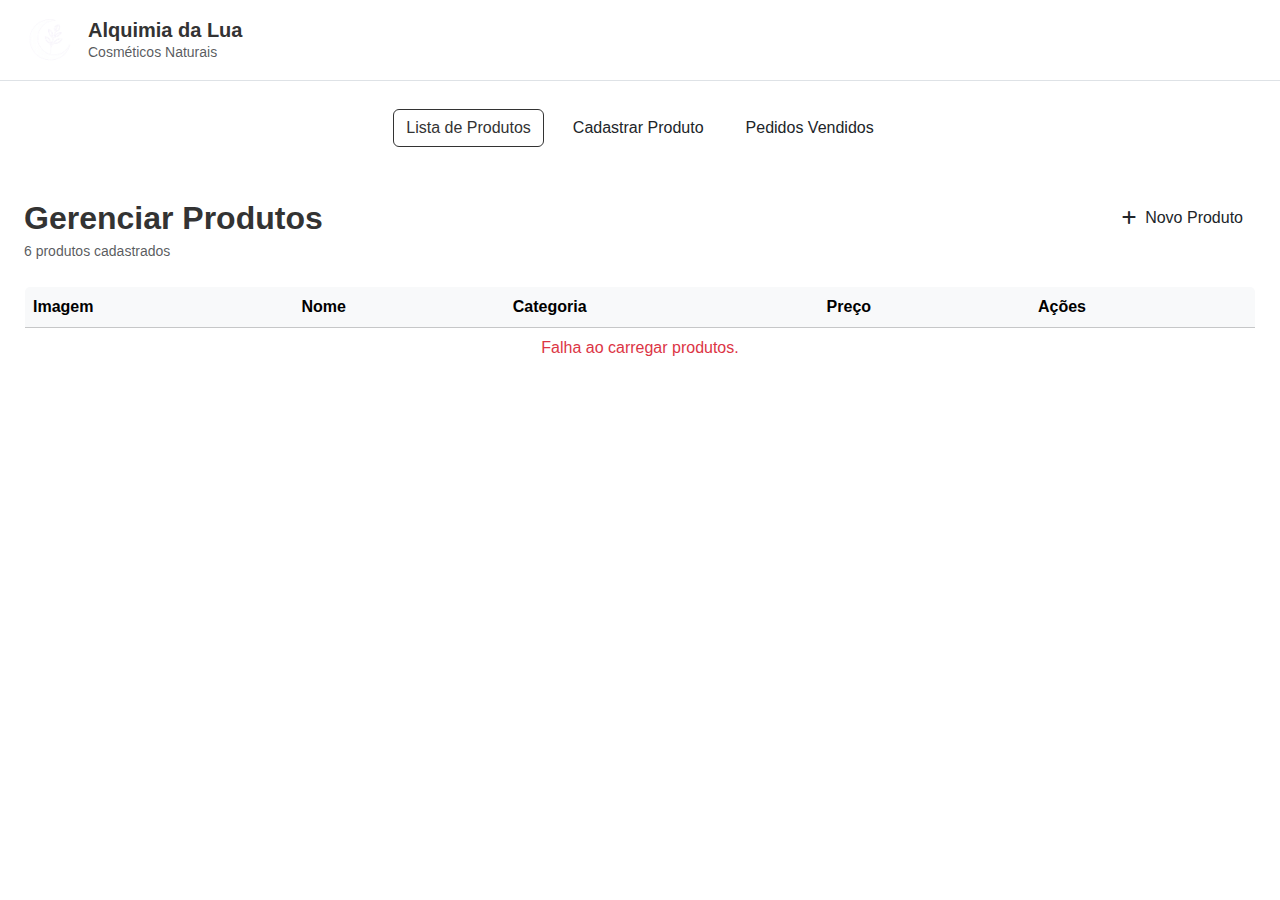
<file: pagina-adm-vendidos/index.html>
<!DOCTYPE html>
<html lang="pt-BR">
  <head>
    <meta charset="UTF-8" />
    <meta name="viewport" content="width=device-width, initial-scale=1.0" />
    <title>Alquimia da Lua - Adm</title>
    <link
      href="https://cdn.jsdelivr.net/npm/bootstrap@5.3.0/dist/css/bootstrap.min.css"
      rel="stylesheet"
    />
    <link rel="stylesheet" href="./style.css" />
    <link rel="stylesheet" href="../modo-dark/tema.css" />
    <link
      href="https://cdnjs.cloudflare.com/ajax/libs/font-awesome/6.4.0/css/all.min.css"
      rel="stylesheet"
    />
  </head>
  <body class="bg-white">
    <!-- Header -->
    <header class="border-bottom bg-white py-3">
      <div class="container-fluid px-4">
        <div class="d-flex align-items-center gap-3">
          <div
            class="logo-container rounded-3 d-flex align-items-center justify-content-center"
          >
            <img
              class="logo-img"
              src="../images/icon/icon-logo-branco.png"
              alt="Logo da marca com uma lua e um ramo de folhas"
            />
          </div>
          <div>
            <h1 class="h5 fw-semibold text-primary-purple mb-0">
              Alquimia da Lua
            </h1>
            <p class="small text-muted mb-0">Cosméticos Naturais</p>
          </div>
        </div>
      </div>
    </header>

    <!-- Navigation Tabs -->
    <div class="container-fluid px-4">
      <div class="d-flex justify-content-center mt-4">
        <div class="bg-light-gray rounded-pill p-1 d-inline-flex gap-3">
          <button class="btn btn-tab active" onclick="switchTab(this, 'lista')">
            Lista de Produtos
          </button>
          <button class="btn btn-tab" onclick="switchTab(this, 'cadastro')">
            Cadastrar Produto
          </button>
          <button class="btn btn-tab" onclick="switchTab(this, 'pedidos')">
            Pedidos Vendidos
          </button>
        </div>
      </div>

      <!-- Main Content -->
      <main class="py-5">
        <!-- Lista de Produtos Tab -->
        <div id="lista" class="tab-content active">
          <div class="d-flex justify-content-between align-items-start mb-4">
            <div>
              <h2 class="h2 fw-semibold mb-1">Gerenciar Produtos</h2>
              <p class="text-muted small mb-0">6 produtos cadastrados</p>
            </div>
            <button
              class="btn btn-primary-custom d-flex align-items-center gap-2"
              onclick="openModalNovoProduto()"
            >
              <i class="fas fa-plus"></i>
              Novo Produto
            </button>
          </div>

          <div class="table-responsive">
            <table
              class="table table-hover align-middle bg-white border rounded overflow-hidden"
            >
              <thead class="table-light">
                <tr>
                  <th class="fw-semibold">Imagem</th>
                  <th class="fw-semibold">Nome</th>
                  <th class="fw-semibold">Categoria</th>
                  <th class="fw-semibold">Preço</th>
                  <th class="fw-semibold">Ações</th>
                </tr>
              </thead>

              <tbody></tbody>

            </table>
          </div>
        </div>

        <!-- Cadastrar Produto Tab -->
        <div id="cadastro" class="tab-content" style="display: none">
          <div class="text-center mb-4">
            <h2 class="h2 fw-semibold mb-2">Cadastro de Produto</h2>
            <p class="text-muted">
              Adicione um novo produto ao catálogo da Alquimia da Lua
            </p>
          </div>

          <div class="card border shadow-sm mx-auto" style="max-width: 700px">
            <div class="card-body p-4">
              <form id="productForm">
                <!-- Nome do Produto -->
                <div class="mb-3">
                  <label for="productName" class="form-label fw-semibold"
                    >Nome do Produto</label
                  >
                  <input
                    type="text"
                    class="form-control bg-light"
                    id="productName"
                    placeholder="Ex: Shampoo natural de romã 250ml"
                  />
                </div>

                <!-- Categoria e Preço -->
                <div class="row g-3 mb-3">
                  <div class="col-md-6">
                    <label for="productCategory" class="form-label fw-semibold"
                      >Categoria</label
                    >
                    <select class="form-select bg-light" id="productCategory">
                      <option value="">Selecione uma categoria</option>
                      <option value="Cabelo">Cabelo</option>
                      <option value="Pele">Pele</option>
                      <option value="Aromatizante">Aromatizante</option>
                    </select>
                  </div>
                  <div class="col-md-6">
                    <label for="productPrice" class="form-label fw-semibold"
                      >Preço (R$)</label
                    >
                    <input
                      type="number"
                      class="form-control bg-light"
                      id="productPrice"
                      placeholder="0,00"
                      step="0.01"
                      min="0"
                    />
                  </div>
                </div>

                <!-- Descrição -->
                <div class="mb-3">
                  <label for="productDescription" class="form-label fw-semibold"
                    >Descrição</label
                  >
                  <textarea
                    class="form-control text-muted bg-light"
                    id="productDescription"
                    rows="4"
                    placeholder="Descreva as características e benefícios do produto..."
                  ></textarea>
                </div>

                <!-- Upload de Imagem -->
                <div class="mb-4">
                  <label class="form-label fw-semibold"
                    >Imagem do Produto</label
                  >
                  <div
                    class="upload-area border border-2 border-dashed rounded text-center p-5 bg-light cursor-pointer"
                    onclick="document.getElementById('imageInput').click()"
                  >
                    <i
                      class="fas fa-cloud-upload-alt fa-3x text-muted mb-3"
                    ></i>
                    <div class="fw-semibold text-primary-purple mb-1">
                      Clique para fazer upload
                    </div>
                    <div class="text-muted small">ou arraste a imagem</div>
                    <div class="text-muted small">
                      PNG, JPG ou WEBP (MÁX. 5MB)
                    </div>
                    <input
                      type="file"
                      id="imageInput"
                      accept="image/*"
                      class="d-none"
                    />
                  </div>
                </div>

                <!-- Botões -->
                <div class="row g-3">
                  <div class="col-md-6">
                    <button
                      type="submit"
                      class="btn btn-primary-custom w-100 d-flex align-items-center justify-content-center gap-2"
                    >
                      <i class="fas fa-save"></i>
                      Cadastrar Produto
                    </button>
                  </div>
                  <div class="col-md-6">
                    <button
                      type="reset"
                      class="btn btn-outline-primary-custom w-100 btn-cancel"
                    >
                      Cancelar
                    </button>
                  </div>
                </div>
              </form>
            </div>
          </div>
        </div>

        <!-- Lista de Pedidos Vendidos Tab -->
        <div id="pedidos" class="tab-content" style="display: none">
          <div class="mb-4">
            <h2 class="h2 fw-semibold mb-1">Pedidos Vendidos</h2>
            <p class="text-muted small mb-0">Histórico de vendas</p>
          </div>
          <div id="pedidos-lista"></div>

          <div class="table-responsive">
            <table
              class="table table-hover align-middle bg-white border rounded overflow-hidden"
            >
              <thead class="table-light">
                <tr>
                  <th class="fw-semibold col-2">Pedido</th>
                  <th class="fw-semibold col-6"></th>
                  <th class="fw-semibold col-4"></th>
                </tr>
              </thead>
              <tbody>
                
              </tbody>
            </table>
          </div>
        </div>
      </main>
    </div>

    <!-- Modal -->
    <div
      class="modal fade"
      id="modalPedido"
      tabindex="-1"
      aria-labelledby="modalPedidoLabel"
      aria-hidden="true"
    >
      <div class="modal-dialog">
        <div class="modal-content">
          <div class="modal-header">
            <h5 class="modal-title fw-semibold" id="modalPedidoLabel">
              Pedido #0134
            </h5>
            <button
              type="button"
              class="btn-close"
              data-bs-dismiss="modal"
              aria-label="Close"
            ></button>
          </div>
          <div class="modal-body">
            <h5 class="mb-3">Eliane Nina Tânia Sales</h5>
            <h6 class="mb-2">Produtos:</h6>
            <ol class="list-group list-group-numbered">
              <li
                class="list-group-item d-flex justify-content-between align-items-start"
              >
                <div class="ms-2 me-auto">
                  <div class="fw-bold">Shampoo de amendoas</div>
                  Ideal para todo tipo de cabelo -
                  <span class="text-primary-purple fw-semibold">R$ 149,90</span>
                </div>
                <span class="badge bg-primary-purple rounded-pill">2</span>
              </li>
            </ol>
          </div>
          <div class="modal-footer">
            <button
              type="button"
              class="btn btn-primary-custom"
              data-bs-dismiss="modal"
            >
              Fechar
            </button>
          </div>
        </div>
      </div>
    </div>

    <script src="https://cdn.jsdelivr.net/npm/bootstrap@5.3.0/dist/js/bootstrap.bundle.min.js"></script>
    <script src="./script.js"></script>
    <script src="./produtoListagem.js"></script>
    <script src="../modo-dark/tema.js"></script>
  </body>
</html>
</file>
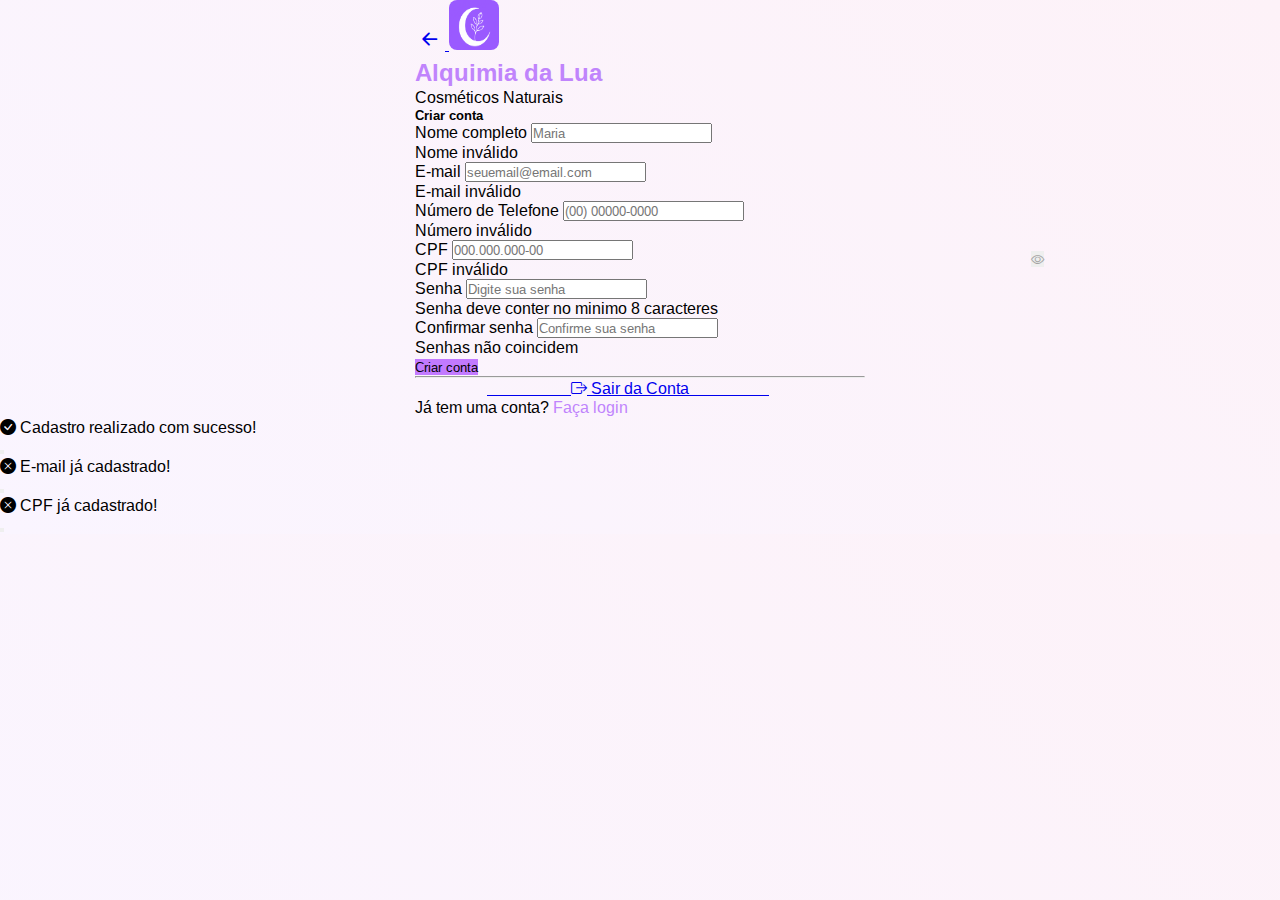
<file: pagina-cadastro/index.html>
<!DOCTYPE html>
<html lang="pt-BR">
  <head>
    <meta charset="UTF-8" />
    <meta name="viewport" content="width=device-width, initial-scale=1.0" />
    <title>Cadastrar</title>
    <link rel="stylesheet" href="styles.css" />
    <link rel="stylesheet" href="../modo-dark/tema.css" />
    <link
      href="https://cdn.jsdelivr.net/npm/bootstrap@5.3.8/dist/css/bootstrap.min.css"
      rel="stylesheet"
      integrity="sha384-sRIl4kxILFvY47J16cr9ZwB07vP4J8+LH7qKQnuqkuIAvNWLzeN8tE5YBujZqJLB"
      crossorigin="anonymous"
    />
    <link rel="preconnect" href="https://fonts.googleapis.com" />
    <link rel="preconnect" href="https://fonts.gstatic.com" crossorigin />
    <link
      href="https://fonts.googleapis.com/css2?family=Arimo:ital,wght@0,400..700;1,400..700&display=swap"
      rel="stylesheet"
    />
    <link
      rel="stylesheet"
      href="https://cdn.jsdelivr.net/npm/bootstrap-icons@1.13.1/font/bootstrap-icons.min.css"
    />
  </head>
  <body class="d-flex justify-content-center align-items-center min-vh-100">
    <div class="container">
      <div class="row justify-content-center">
        <header class="row justify-content-center py-2">
          <div class="col-12">
            <nav
              class="mb-0 mx-auto justify-content-start align-items-center d-flex titulo-card"
            >
              <a
                href="../pagina-principal/index.html"
                class="text-decoration-none text-dark"
                aria-label="Voltar para a página inicial"
              >
                <i class="bi bi-arrow-left-short me-3" id="seta"></i>
              </a>
              <img src="../images/icon/logo-alquimia.png" alt="Logo Alquimia" />
              <div>
                <p class="ms-2" id="nome-alquimia">Alquimia da Lua</p>
                <span class="text-muted ms-2">Cosméticos Naturais</span>
              </div>
            </nav>
          </div>
        </header>

        <main class="row justify-content-center align-items-center">
          <div class="col-12 d-flex justify-content-center">
            <div
              class="bg-white p-4 py-3 rounded-4 mx-auto shadow-lg card-register"
            >
              <h5 class="text-center mb-2" id="titulo-cadastro">Criar conta</h5>

              <form class="row g-3" id="form-cadastro">
                <div class="col-12">
                  <label for="nmUsuario" class="form-label"
                    >Nome completo</label
                  >
                  <input
                    type="text"
                    class="form-control bg-secondary bg-opacity-10"
                    id="nmUsuario"
                    placeholder="Maria"
                    required
                  />
                  <div class="d-none text-danger mt-2" id="feedback-nome">
                    Nome inválido
                  </div>
                </div>

                <div class="col-12">
                  <label for="emailUsuario" class="form-label">E-mail</label>
                  <input
                    type="email"
                    class="form-control bg-secondary bg-opacity-10"
                    id="emailUsuario"
                    placeholder="seuemail@email.com"
                    required
                  />
                  <div class="d-none text-danger mt-2" id="feedback-email">
                    E-mail inválido
                  </div>
                </div>

                <div class="col-12">
                  <label for="nuTelefone" class="form-label"
                    >Número de Telefone</label
                  >
                  <input
                    type="text"
                    class="form-control bg-secondary bg-opacity-10"
                    id="nuTelefone"
                    placeholder="(00) 00000-0000"
                    required
                  />
                  <div class="d-none text-danger mt-2" id="feedback-telefone">
                    Número inválido
                  </div>
                </div>

                <div class="col-12" id="grupo-cpf">
                  <label for="nuCpf" class="form-label">CPF</label>
                  <input
                    type="text"
                    class="form-control bg-secondary bg-opacity-10"
                    id="nuCpf"
                    placeholder="000.000.000-00"
                    oninput="validaCPF(this)"
                  />
                  <div class="d-none text-danger mt-2" id="feedback-cpf">
                    CPF inválido
                  </div>
                </div>

                <div class="col-12" id="grupo-senha">
                  <label for="senhaUsuario" class="form-label">Senha</label>

                  <input
                    type="password"
                    class="form-control bg-secondary bg-opacity-10"
                    id="senhaUsuario"
                    placeholder="Digite sua senha"
                    minlength="8"
                    oninput="validarSenhas()"
                  />
                  <button
                    class="bi bi-eye olhoSenha"
                    id="verSenha"
                    type="button"
                  ></button>
                  <div class="d-none text-danger" id="feedback-senha">
                    Senha deve conter no minimo 8 caracteres
                  </div>
                </div>

                <div class="col-12 mt-0" id="grupo-confirmar-senha">
                  <label for="confirmarSenha" class="form-label"
                    >Confirmar senha</label
                  >

                  <input
                    type="password"
                    class="form-control bg-secondary bg-opacity-10"
                    id="confirmarSenha"
                    placeholder="Confirme sua senha"
                    oninput="validarSenhas()"
                  />
                  <div
                    class="d-none text-danger mt-3"
                    id="feedback-confirmar-senha"
                  >
                    Senhas não coincidem
                  </div>
                </div>

                <div class="col-12 text-center mt-4">
                  <button
                    id="criarContaBtn"
                    type="submit"
                    class="btn btn-primary w-100 py-2"
                    aria-label="Criar nova conta"
                  >
                    Criar conta
                  </button>
                </div>

                <footer class="col-12">
                  <hr class="border-bottom mt-0" />
                  <p class="text-center mt-3 d-none" id="grupoLogout">
                   <a id="botaoSairPerfil" href="#" class="text-danger btn btn-danger w-100">
                     <i class="bi bi-box-arrow-right me-1"></i> Sair da Conta
                   </a>
                  </p>
                  <p class="text-center">
                    Já tem uma conta?
                    <a id="login-link" href="../pagina-login/index.html"
                      >Faça login</a
                    >
                  </p>
                </footer>
              </form>
            </div>
          </div>
        </main>
      </div>
    </div>

    <!-- toast cadastro sucesso -->
    <div class="toast-container position-fixed top-0 end-0 p-3">
      <div
        class="toast align-items-center text-bg-success border-0"
        role="alert"
        aria-live="assertive"
        aria-atomic="true"
        id="toastSucesso"
      >
        <div class="d-flex">
          <div class="toast-body">
            <i class="bi bi-check-circle-fill me-2"></i>
            Cadastro realizado com sucesso!
          </div>
          <button
            type="button"
            class="btn-close btn-close-white me-2 m-auto"
            data-bs-dismiss="toast"
            aria-label="Close"
          ></button>
        </div>
      </div>
    </div>

    <!-- toast cadastro com erro email -->
    <div class="toast-container position-fixed top-0 end-0 p-3">
      <div
        class="toast align-items-center text-bg-danger border-0"
        role="alert"
        aria-live="assertive"
        aria-atomic="true"
        id="toastErroEmail"
      >
        <div class="d-flex">
          <div class="toast-body">
            <i class="bi bi-x-circle-fill me-2"></i>
            E-mail já cadastrado!
          </div>
          <button
            type="button"
            class="btn-close btn-close-white me-2 m-auto"
            data-bs-dismiss="toast"
            aria-label="Close"
          ></button>
        </div>
      </div>
    </div>

    <!-- toast cadastro com erro cpf -->
    <div class="toast-container position-fixed top-0 end-0 p-3">
      <div
        class="toast align-items-center text-bg-danger border-0"
        role="alert"
        aria-live="assertive"
        aria-atomic="true"
        id="toastErroCpf"
      >
        <div class="d-flex">
          <div class="toast-body">
            <i class="bi bi-x-circle-fill me-2"></i>
            CPF já cadastrado!
          </div>
          <button
            type="button"
            class="btn-close btn-close-white me-2 m-auto"
            data-bs-dismiss="toast"
            aria-label="Close"
          ></button>
        </div>
      </div>
    </div>

    <script src="script.js"></script>
    <script src="../modo-dark/tema.js"></script>
    <script
      src="https://cdn.jsdelivr.net/npm/bootstrap@5.3.8/dist/js/bootstrap.bundle.min.js"
      integrity="sha384-FKyoEForCGlyvwx9Hj09JcYn3nv7wiPVlz7YYwJrWVcXK/BmnVDxM+D2scQbITxI"
      crossorigin="anonymous"
    ></script>
  </body>
</html>
</file>
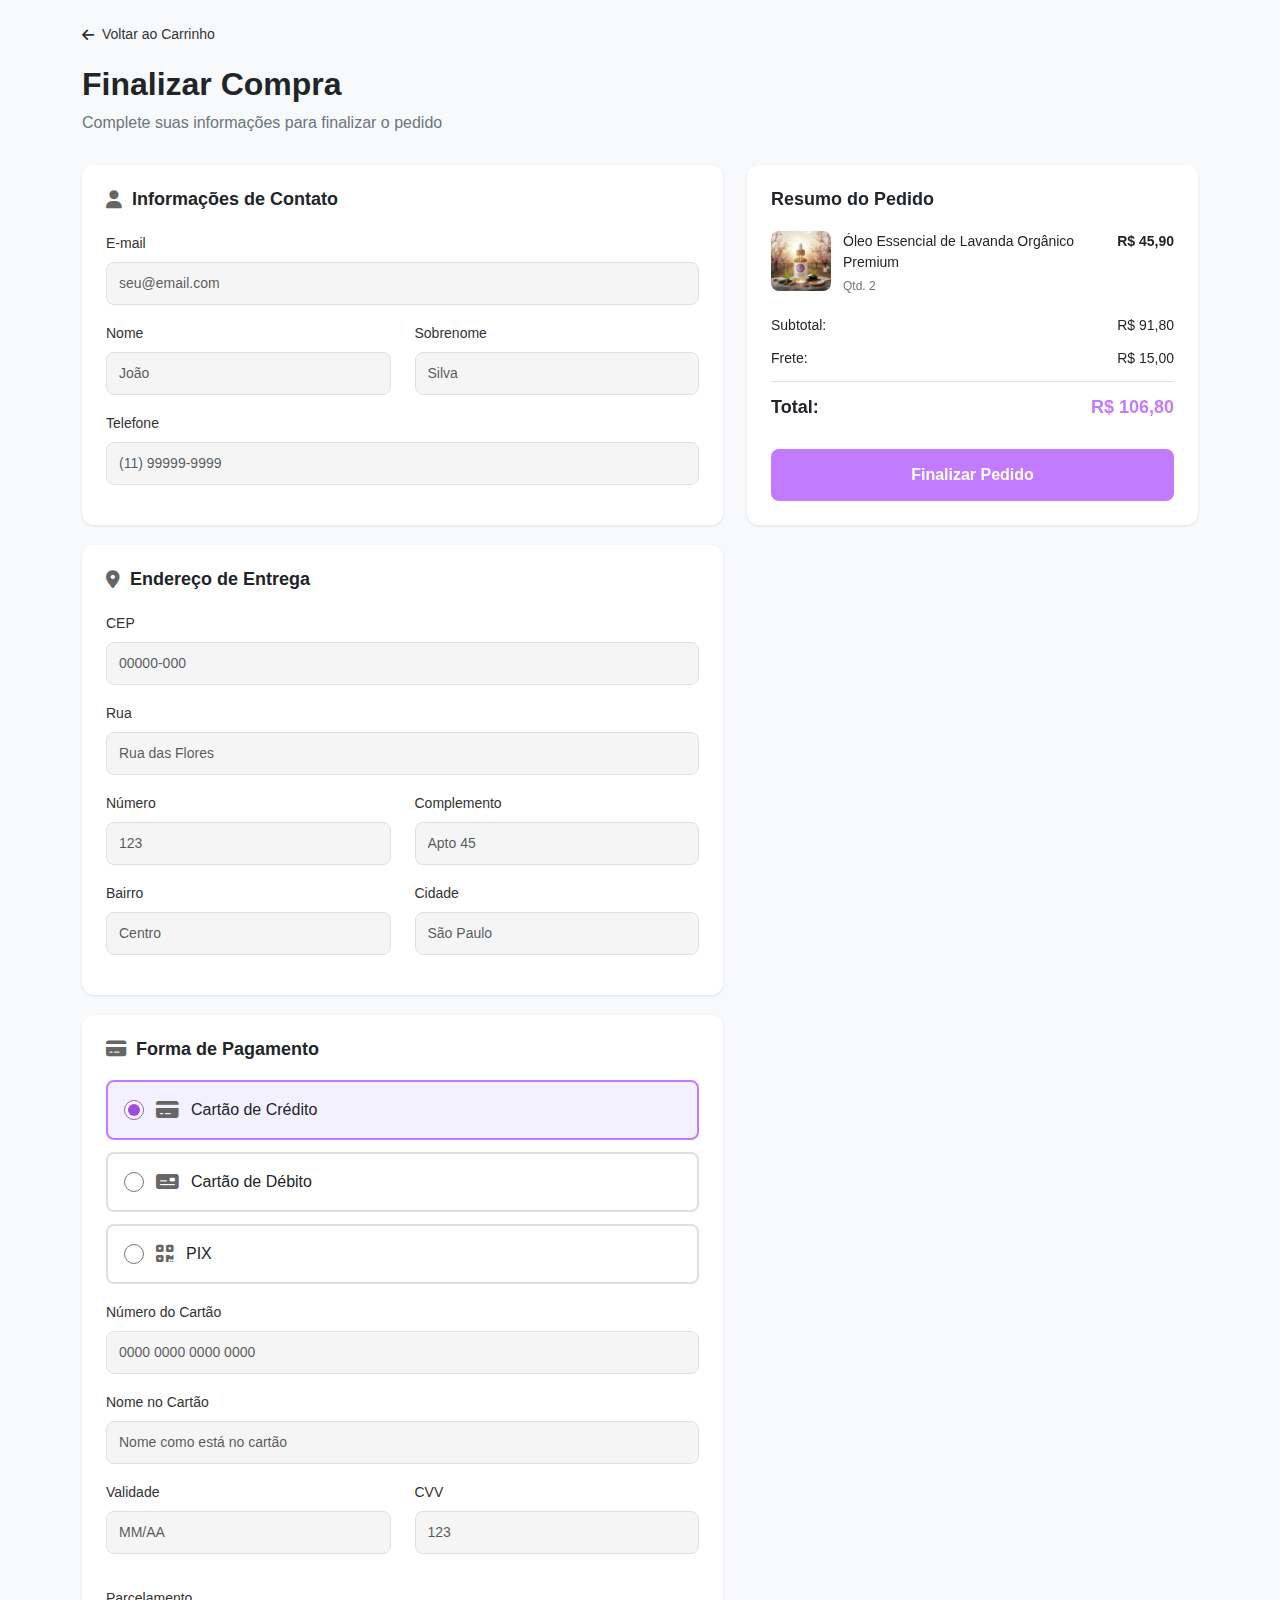
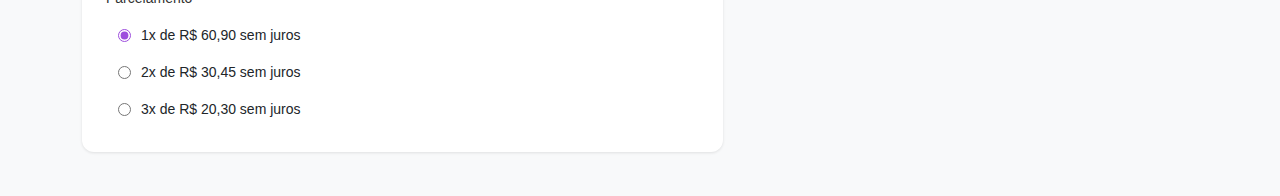
<file: pagina-final/index.html>
<!DOCTYPE html>
<html lang="en">
<head>
    <meta charset="UTF-8">
    <meta name="viewport" content="width=device-width, initial-scale=1.0">
    <title>Finalizar Pedido</title>
    <link
      href="https://cdn.jsdelivr.net/npm/bootstrap@5.3.0/dist/css/bootstrap.min.css"
      rel="stylesheet"
    />
    <link rel="stylesheet" href="./style.css" />
    <link
      href="https://cdnjs.cloudflare.com/ajax/libs/font-awesome/6.4.0/css/all.min.css"
      rel="stylesheet"
    />
</head>
<body>
     <div class="container py-4">
        <a href="#" class="back-link">
            <i class="fas fa-arrow-left"></i>
            Voltar ao Carrinho
        </a>

        <h1 class="page-title">Finalizar Compra</h1>
        <p class="page-subtitle">Complete suas informações para finalizar o pedido</p>

        <div class="row">
            <div class="col-lg-7">
                <!-- Informações de Contato -->
                <div class="section-card">
                    <h2 class="section-title">
                        <i class="fas fa-user"></i>
                        Informações de Contato
                    </h2>
                    <div class="row">
                        <div class="col-12 mb-3">
                            <label class="form-label">E-mail</label>
                            <input type="email" class="form-control" placeholder="seu@email.com">
                        </div>
                        <div class="col-md-6 mb-3">
                            <label class="form-label">Nome</label>
                            <input type="text" class="form-control" placeholder="João">
                        </div>
                        <div class="col-md-6 mb-3">
                            <label class="form-label">Sobrenome</label>
                            <input type="text" class="form-control" placeholder="Silva">
                        </div>
                        <div class="col-12 mb-3">
                            <label class="form-label">Telefone</label>
                            <input type="tel" class="form-control" placeholder="(11) 99999-9999">
                        </div>
                    </div>
                </div>

                <!-- Endereço de Entrega -->
                <div class="section-card">
                    <h2 class="section-title">
                        <i class="fas fa-map-marker-alt"></i>
                        Endereço de Entrega
                    </h2>
                    <div class="row">
                        <div class="col-12 mb-3">
                            <label class="form-label">CEP</label>
                            <input type="text" class="form-control" placeholder="00000-000">
                        </div>
                        <div class="col-12 mb-3">
                            <label class="form-label">Rua</label>
                            <input type="text" class="form-control" placeholder="Rua das Flores">
                        </div>
                        <div class="col-md-6 mb-3">
                            <label class="form-label">Número</label>
                            <input type="text" class="form-control" placeholder="123">
                        </div>
                        <div class="col-md-6 mb-3">
                            <label class="form-label">Complemento</label>
                            <input type="text" class="form-control" placeholder="Apto 45">
                        </div>
                        <div class="col-md-6 mb-3">
                            <label class="form-label">Bairro</label>
                            <input type="text" class="form-control" placeholder="Centro">
                        </div>
                        <div class="col-md-6 mb-3">
                            <label class="form-label">Cidade</label>
                            <input type="text" class="form-control" placeholder="São Paulo">
                        </div>
                    </div>
                </div>

                <!-- Forma de Pagamento -->
                <div class="section-card">
                    <h2 class="section-title">
                        <i class="fas fa-credit-card"></i>
                        Forma de Pagamento
                    </h2>
                    
                    <div class="payment-option active" onclick="selecionarPagamento('credito')">
                        <input type="radio" name="payment" id="credito" checked>
                        <i class="fas fa-credit-card"></i>
                        <label class="label-payment" for="credito" >Cartão de Crédito</label>
                    </div>

                    <div class="payment-option" onclick="selecionarPagamento('debito')">
                        <input type="radio" name="payment" id="debito">
                        <i class="fas fa-money-check"></i>
                        <label class="label-payment" for="debito" >Cartão de Débito</label>
                    </div>

                    <div class="payment-option" onclick="selecionarPagamento('pix')">
                        <input type="radio" name="payment" id="pix">
                        <i class="fas fa-qrcode"></i>
                        <label class="label-payment" for="pix" >PIX</label>
                    </div>

                    <div id="cardDetails" class="mt-3">
                        <div class="mb-3">
                            <label class="form-label">Número do Cartão</label>
                            <input type="text" class="form-control" placeholder="0000 0000 0000 0000" maxlength="19">
                        </div>
                        <div class="mb-3">
                            <label class="form-label">Nome no Cartão</label>
                            <input type="text" class="form-control" placeholder="Nome como está no cartão">
                        </div>
                        <div class="row">
                            <div class="col-md-6 mb-3">
                                <label class="form-label">Validade</label>
                                <input type="text" class="form-control" placeholder="MM/AA" maxlength="5">
                            </div>
                            <div class="col-md-6 mb-3">
                                <label class="form-label">CVV</label>
                                <input type="text" class="form-control" placeholder="123" maxlength="4">
                            </div>
                        </div>

                        <div class="mt-3">
                            <label class="form-label">Parcelamento</label>
                            <div class="parcela-option">
                                <input type="radio" name="parcela" checked>
                                <span>1x de R$ 60,90 sem juros</span>
                            </div>
                            <div class="parcela-option">
                                <input type="radio" name="parcela">
                                <span>2x de R$ 30,45 sem juros</span>
                            </div>
                            <div class="parcela-option">
                                <input type="radio" name="parcela">
                                <span>3x de R$ 20,30 sem juros</span>
                            </div>
                            
                        </div>
                    </div>
                </div>
            </div>

            <div class="col-lg-5">
                <div class="order-summary">
                    <h3 class="order-summary-title">Resumo do Pedido</h3>
                    
                    <div class="product-item">
                        <img src="../images/produtos/pele/oleo_corporal_amendoas.png" alt="Produto" class="product-image">
                        <div class="product-info">
                            <div class="product-name">Óleo Essencial de Lavanda Orgânico Premium</div>
                            <div class="product-qty">Qtd. 2</div>
                        </div>
                        <div class="product-price">R$ 45,90</div>
                    </div>

                    <div class="summary-line">
                        <span>Subtotal:</span>
                        <span>R$ 91,80</span>
                    </div>
                    <div class="summary-line">
                        <span>Frete:</span>
                        <span>R$ 15,00</span>
                    </div>
                    <div class="summary-line total">
                        <span>Total:</span>
                        <span class="price">R$ 106,80</span>
                    </div>

                    <button class="btn-finalize mt-3">Finalizar Pedido</button>
                </div>
            </div>
        </div>
    </div>


     <script src="https://cdn.jsdelivr.net/npm/bootstrap@5.3.0/dist/js/bootstrap.bundle.min.js"></script>
    <script src="./script.js"></script>
</body>
</html>
</file>
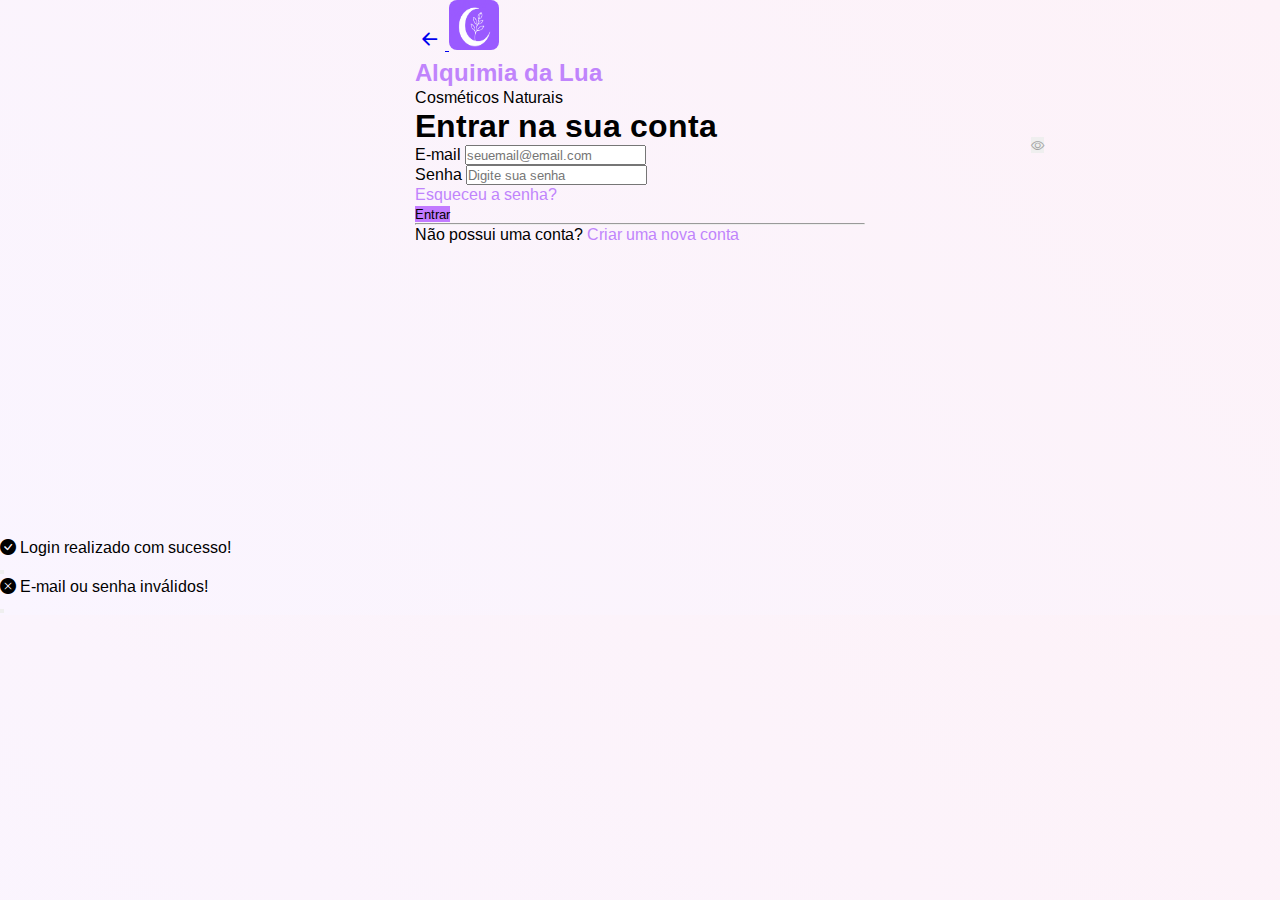
<file: pagina-login/index.html>
<!DOCTYPE html>
<html lang="pt-BR">
  <head>
    <meta charset="UTF-8" />
    <meta name="viewport" content="width=device-width, initial-scale=1.0" />
    <title>Login</title>
    <link rel="stylesheet" href="styles.css" />
    <link rel="stylesheet" href="../modo-dark/tema.css" />
    <link
      href="https://cdn.jsdelivr.net/npm/bootstrap@5.3.8/dist/css/bootstrap.min.css"
      rel="stylesheet"
      integrity="sha384-sRIl4kxILFvY47J16cr9ZwB07vP4J8+LH7qKQnuqkuIAvNWLzeN8tE5YBujZqJLB"
      crossorigin="anonymous"
    />
    <link rel="preconnect" href="https://fonts.googleapis.com" />
    <link rel="preconnect" href="https://fonts.gstatic.com" crossorigin />
    <link
      href="https://fonts.googleapis.com/css2?family=Arimo:ital,wght@0,400..700;1,400..700&display=swap"
      rel="stylesheet"
    />
    <link
      rel="stylesheet"
      href="https://cdn.jsdelivr.net/npm/bootstrap-icons@1.13.1/font/bootstrap-icons.min.css"
    />
  </head>
  <body class="d-flex justify-content-center align-items-center min-vh-100">
    <div class="container">
      <div class="row justify-content-center">
        <header class="row justify-content-center py-2">
          <div class="col-12">
            <nav
              class="mb-0 mx-auto justify-content-start align-items-center d-flex titulo-card"
            >
              <a
                href="../pagina-principal/index.html"
                class="text-decoration-none text-dark"
                aria-label="Voltar para a página inicial"
              >
                <i class="bi bi-arrow-left-short me-3" id="seta"></i>
              </a>

              <img src="../images/icon/logo-alquimia.png" alt="Logo Alquimia" />

              <div>
                <p class="ms-2" id="nome">Alquimia da Lua</p>
                <span class="text-muted ms-2">Cosméticos Naturais</span>
              </div>
            </nav>
          </div>
        </header>

        <main class="row justify-content-center align-items-center">
          <div class="col-12 d-flex justify-content-center">
            <div class="bg-white p-4 rounded-4 shadow-lg card-login">
              <h1 class="text-center mb-3 h5">Entrar na sua conta</h1>

              <form class="row g-3" id="form-cadastro">
                <div class="col-12">
                  <label for="email" class="form-label">E-mail</label>

                  <input
                    type="email"
                    class="form-control bg-secondary bg-opacity-10"
                    id="email"
                    placeholder="seuemail@email.com"
                    required
                  />
                </div>

                <div class="col-12">
                  <label for="senha" class="form-label">Senha</label>

                  <input
                    type="password"
                    class="form-control bg-secondary bg-opacity-10"
                    id="senha"
                    placeholder="Digite sua senha"
                    required
                  />

                  <button
                    class="bi bi-eye olhoSenha"
                    id="verSenha"
                    type="button"
                  ></button>
                </div>

                <a id="esqueceuSenha-link" class="mt-0 mb-3" href="#"
                  >Esqueceu a senha?</a
                >

                <div class="col-12 text-center mt-0">
                  <button
                    id="loginBtn"
                    type="submit"
                    class="btn btn-primary w-100 py-2"
                    aria-label="Entrar na conta"
                  >
                    Entrar
                  </button>
                </div>

                <footer class="col-12">
                  <hr class="border-bottom mt-2" />
                  <p class="text-center">
                    Não possui uma conta?
                    <a id="register-link" href="../pagina-cadastro/index.html"
                      >Criar uma nova conta</a
                    >
                  </p>
                </footer>
              </form>
            </div>
          </div>
        </main>
      </div>
    </div>

    <!-- toast login sucesso -->
    <div class="toast-container position-fixed top-0 end-0 p-3">
      <div
        class="toast align-items-center text-bg-success border-0"
        role="alert"
        aria-live="assertive"
        aria-atomic="true"
        id="toastSucesso"
      >
        <div class="d-flex">
          <div class="toast-body">
            <i class="bi bi-check-circle-fill me-2"></i>
            Login realizado com sucesso!
          </div>
          <button
            type="button"
            class="btn-close btn-close-white me-2 m-auto"
            data-bs-dismiss="toast"
            aria-label="Close"
          ></button>
        </div>
      </div>
    </div>

    <!-- toast login com erro -->
    <div class="toast-container position-fixed top-0 end-0 p-3">
      <div
        class="toast align-items-center text-bg-danger border-0"
        role="alert"
        aria-live="assertive"
        aria-atomic="true"
        id="toastErro"
      >
        <div class="d-flex">
          <div class="toast-body">
            <i class="bi bi-x-circle-fill me-2"></i>
            E-mail ou senha inválidos!
          </div>
          <button
            type="button"
            class="btn-close btn-close-white me-2 m-auto"
            data-bs-dismiss="toast"
            aria-label="Close"
          ></button>
        </div>
      </div>
    </div>
    <script src="script.js"></script>
  </body>
</html>
</file>
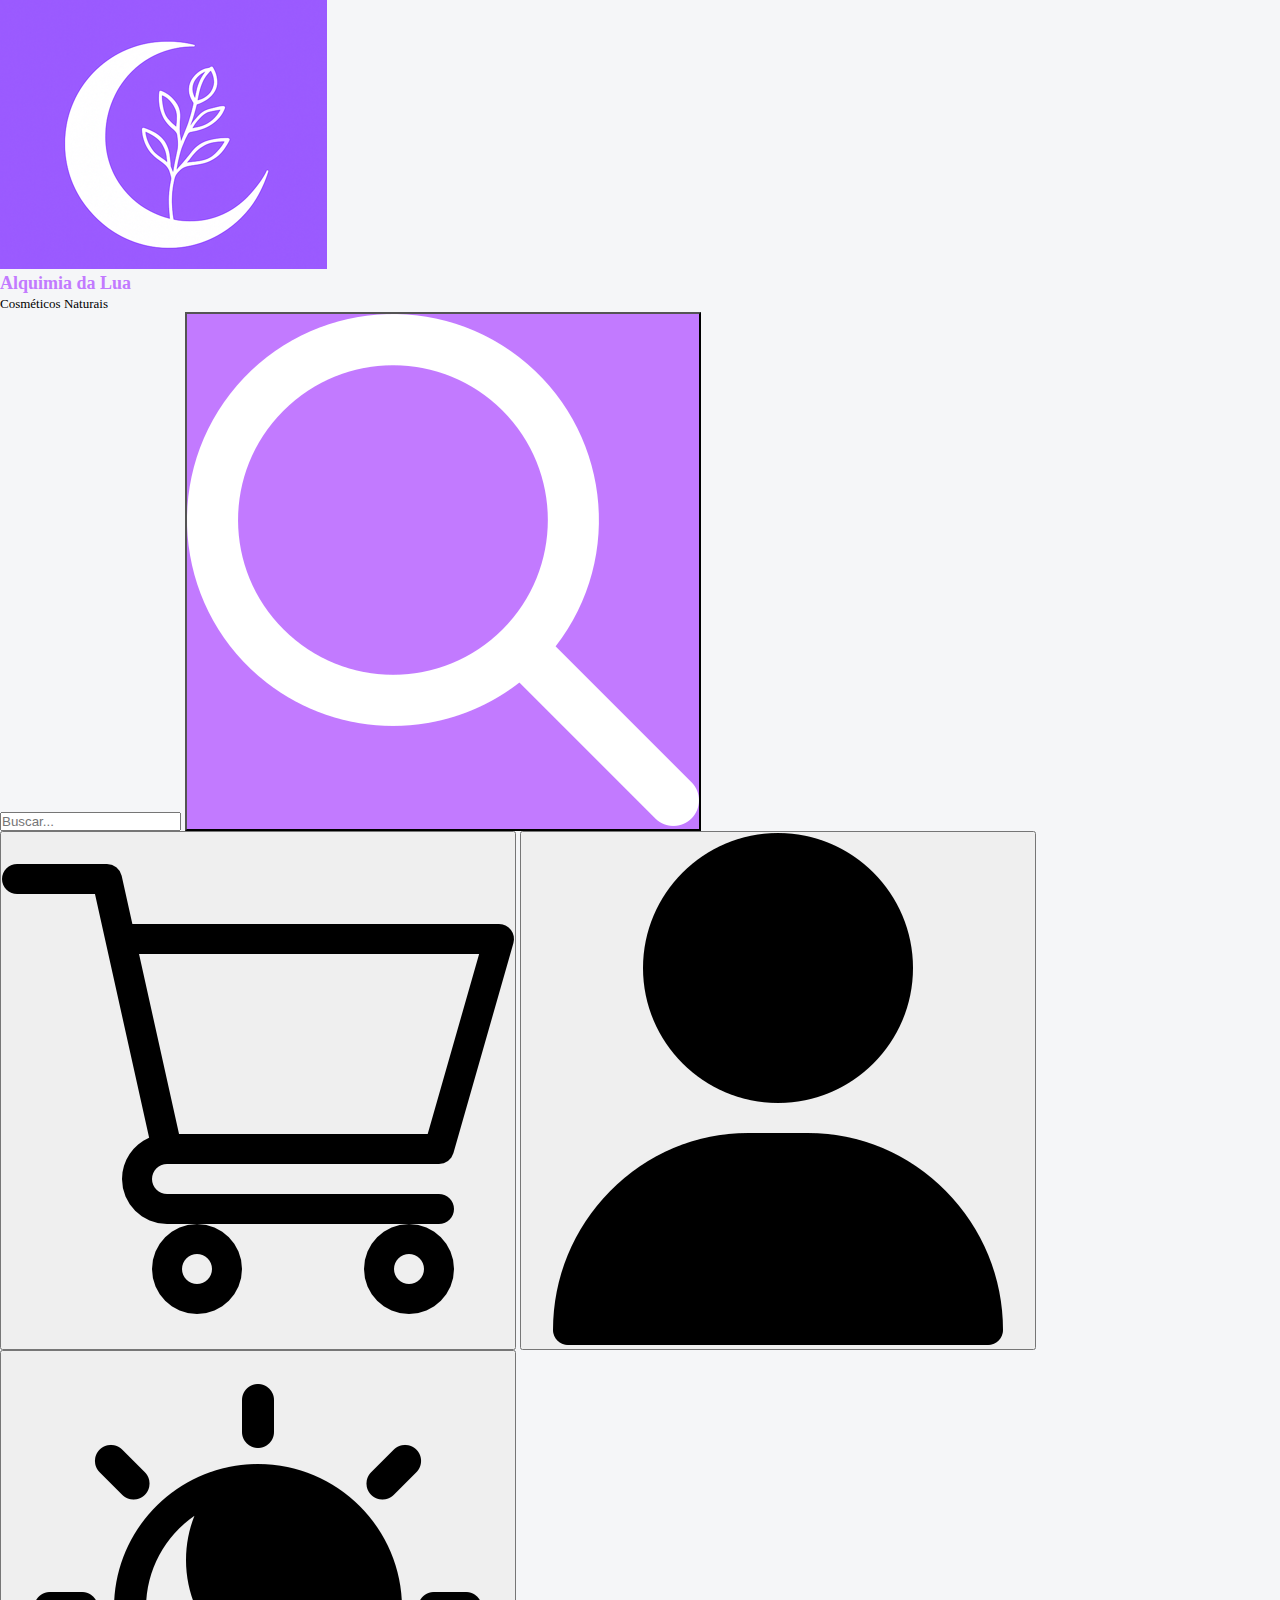
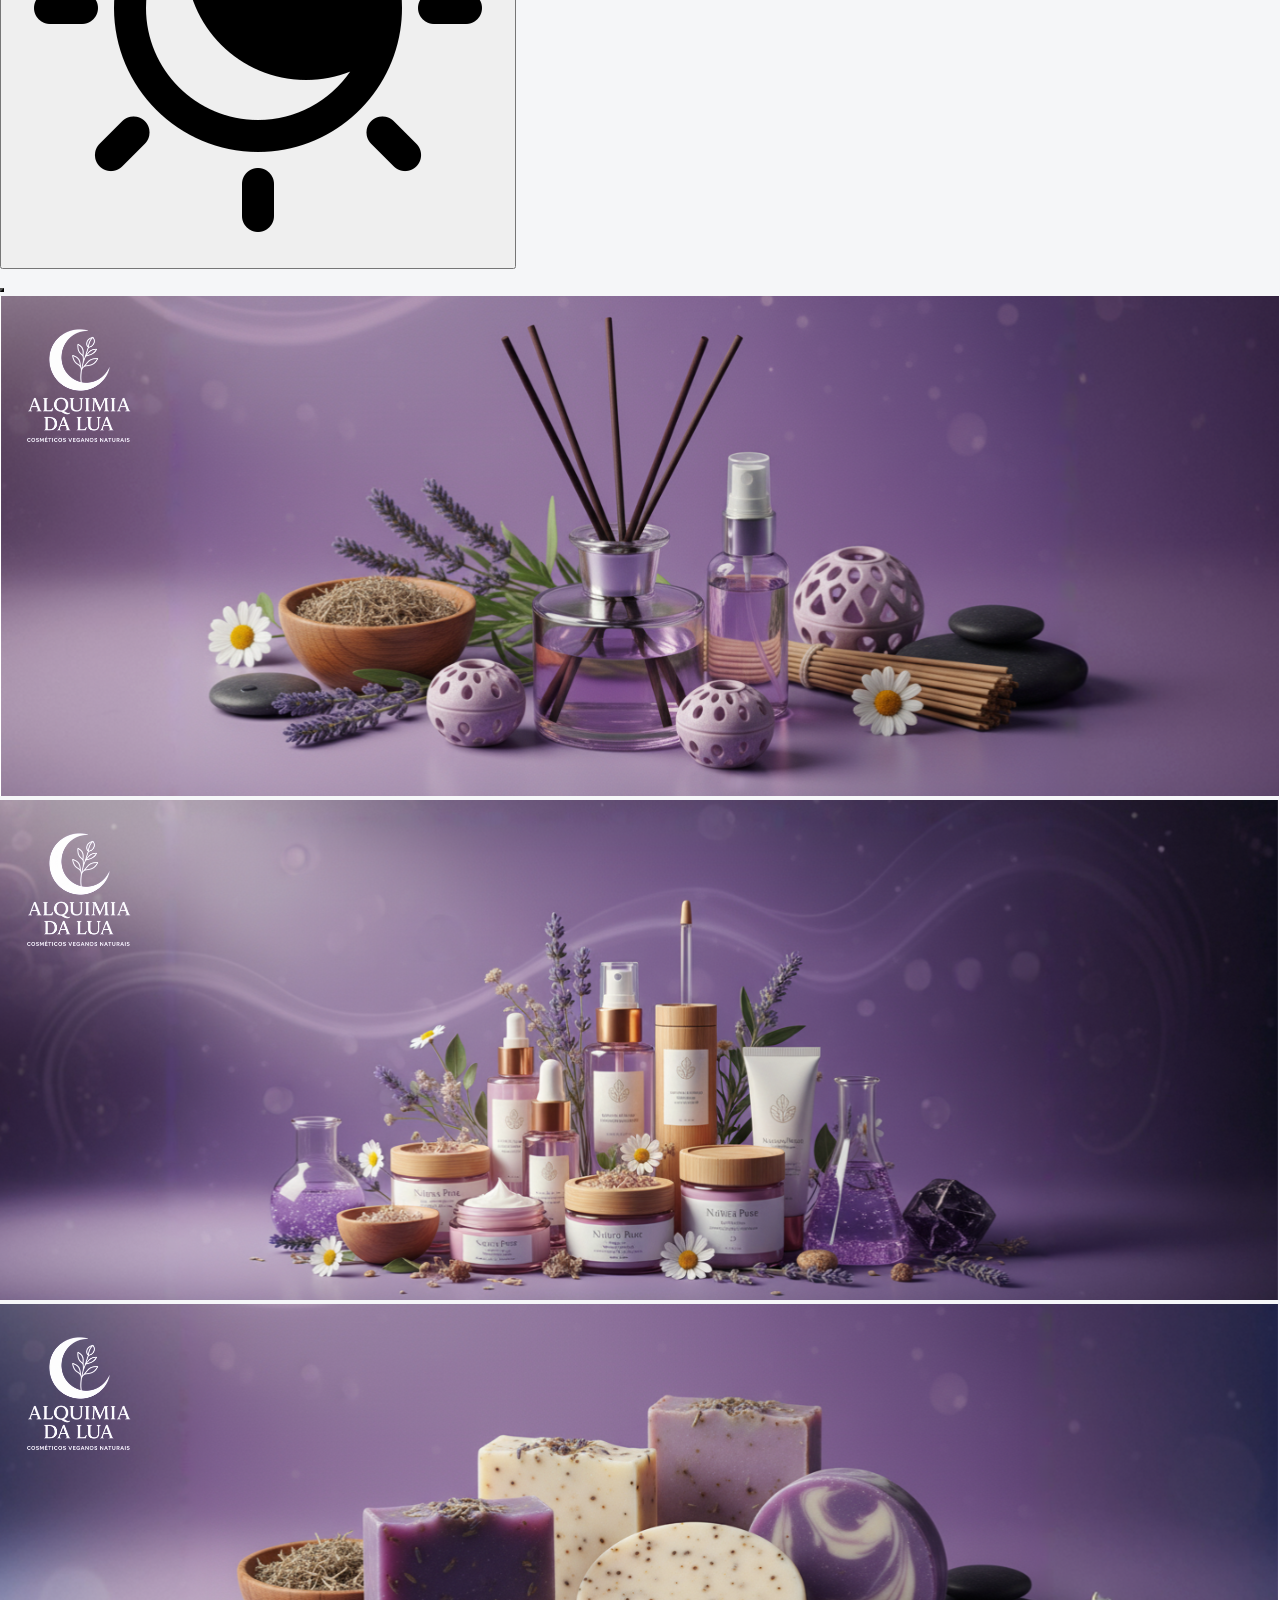
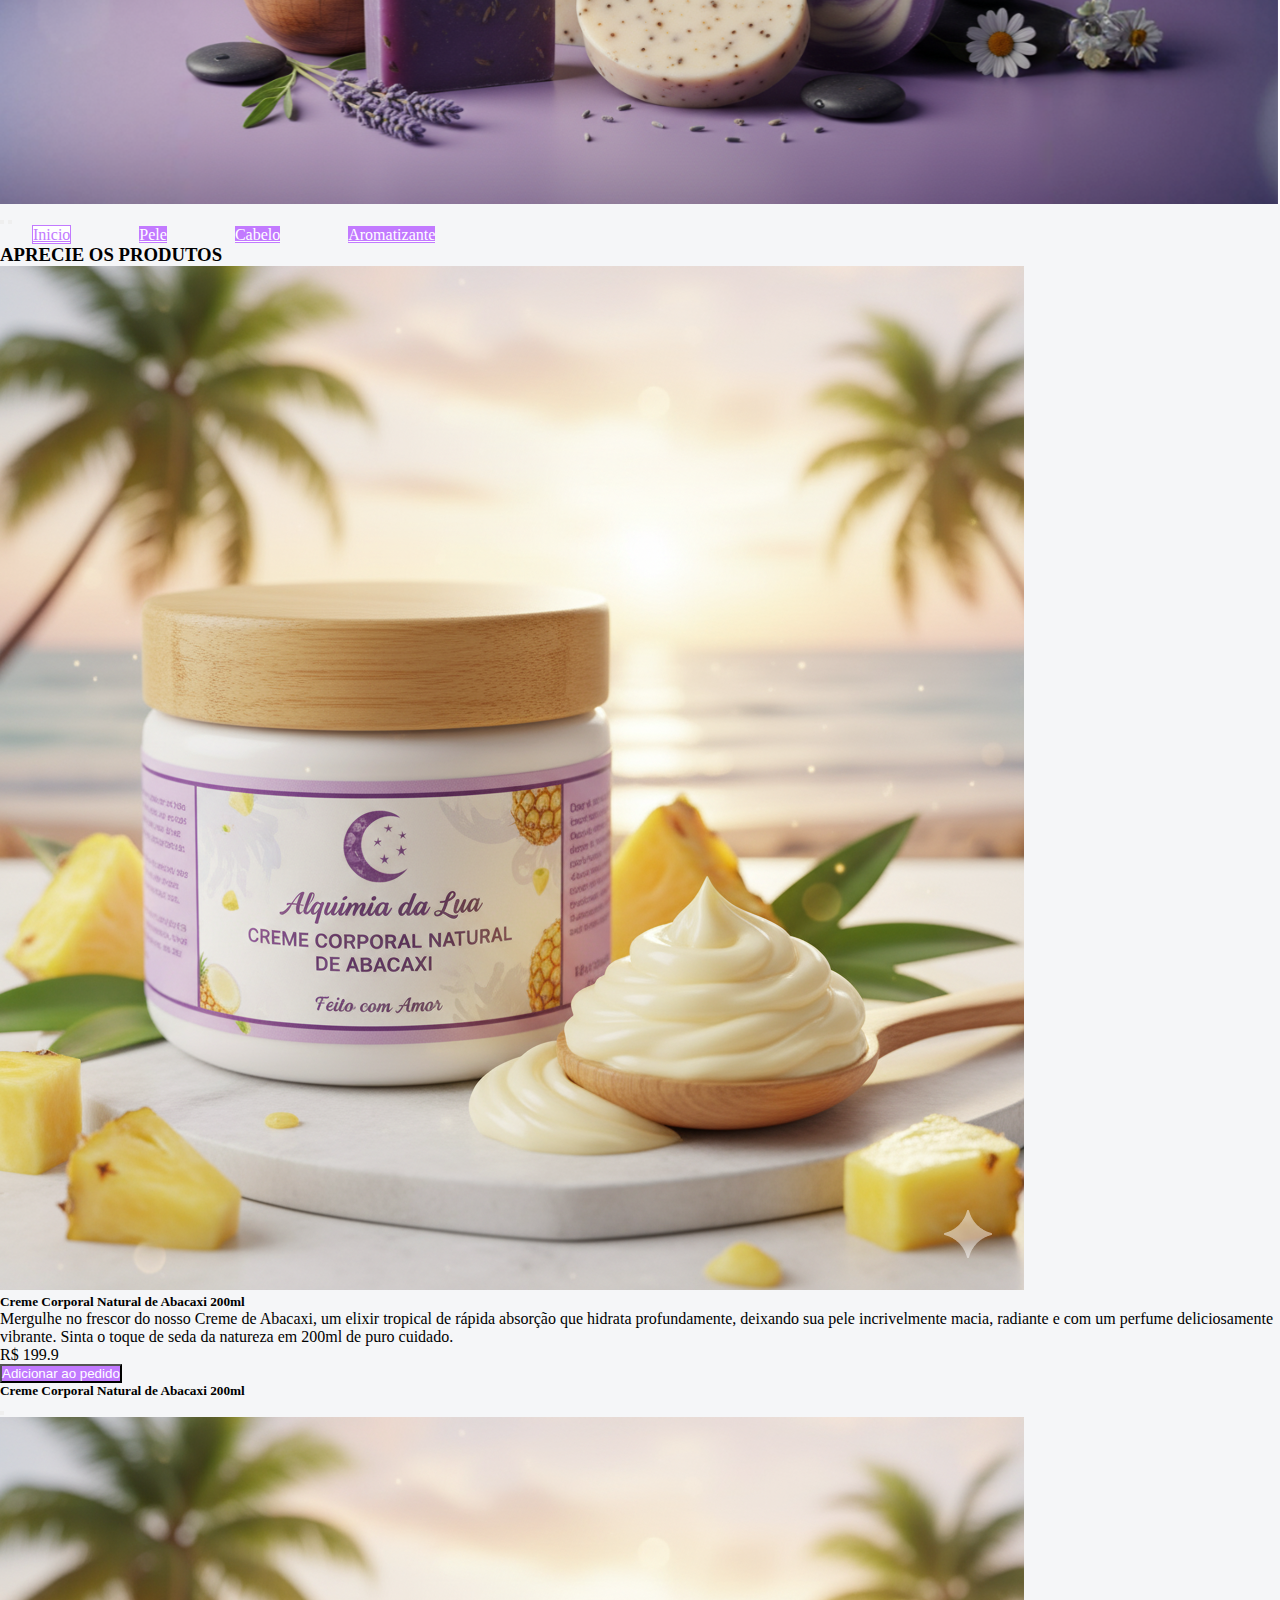
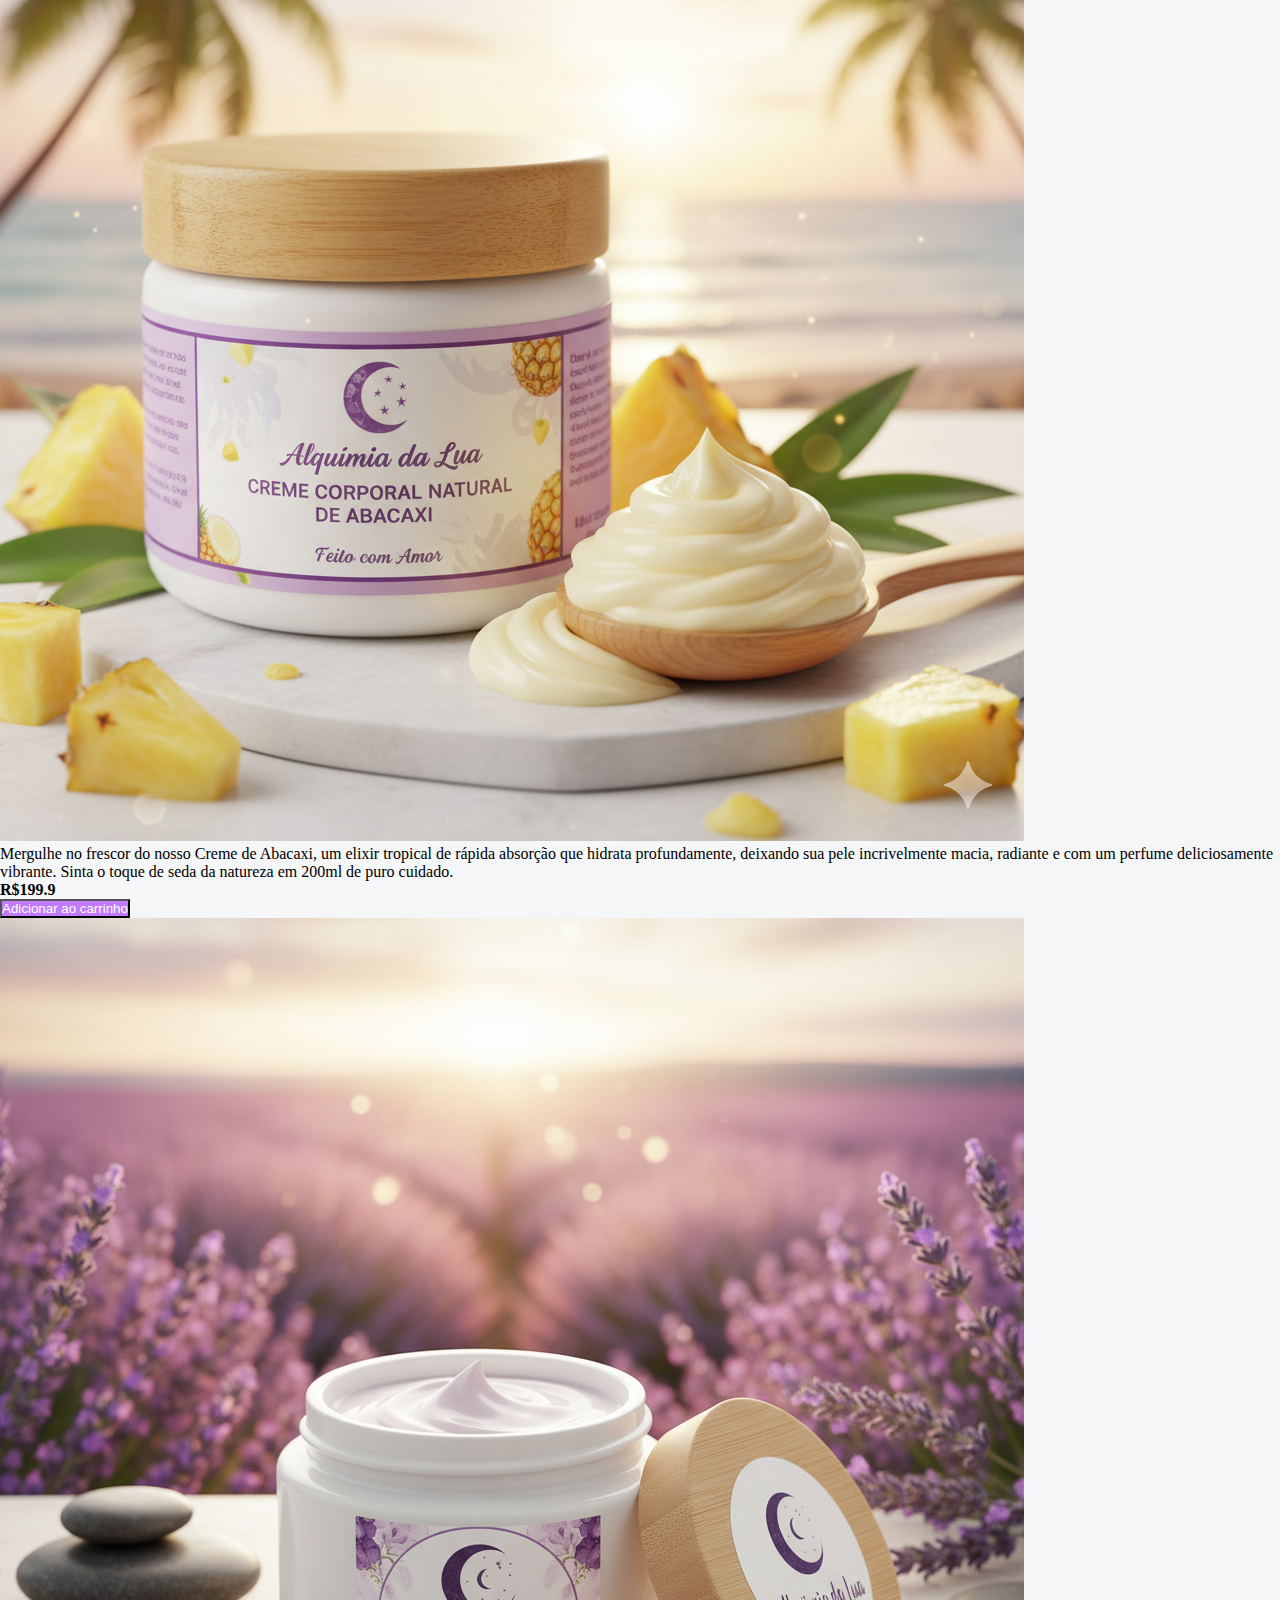
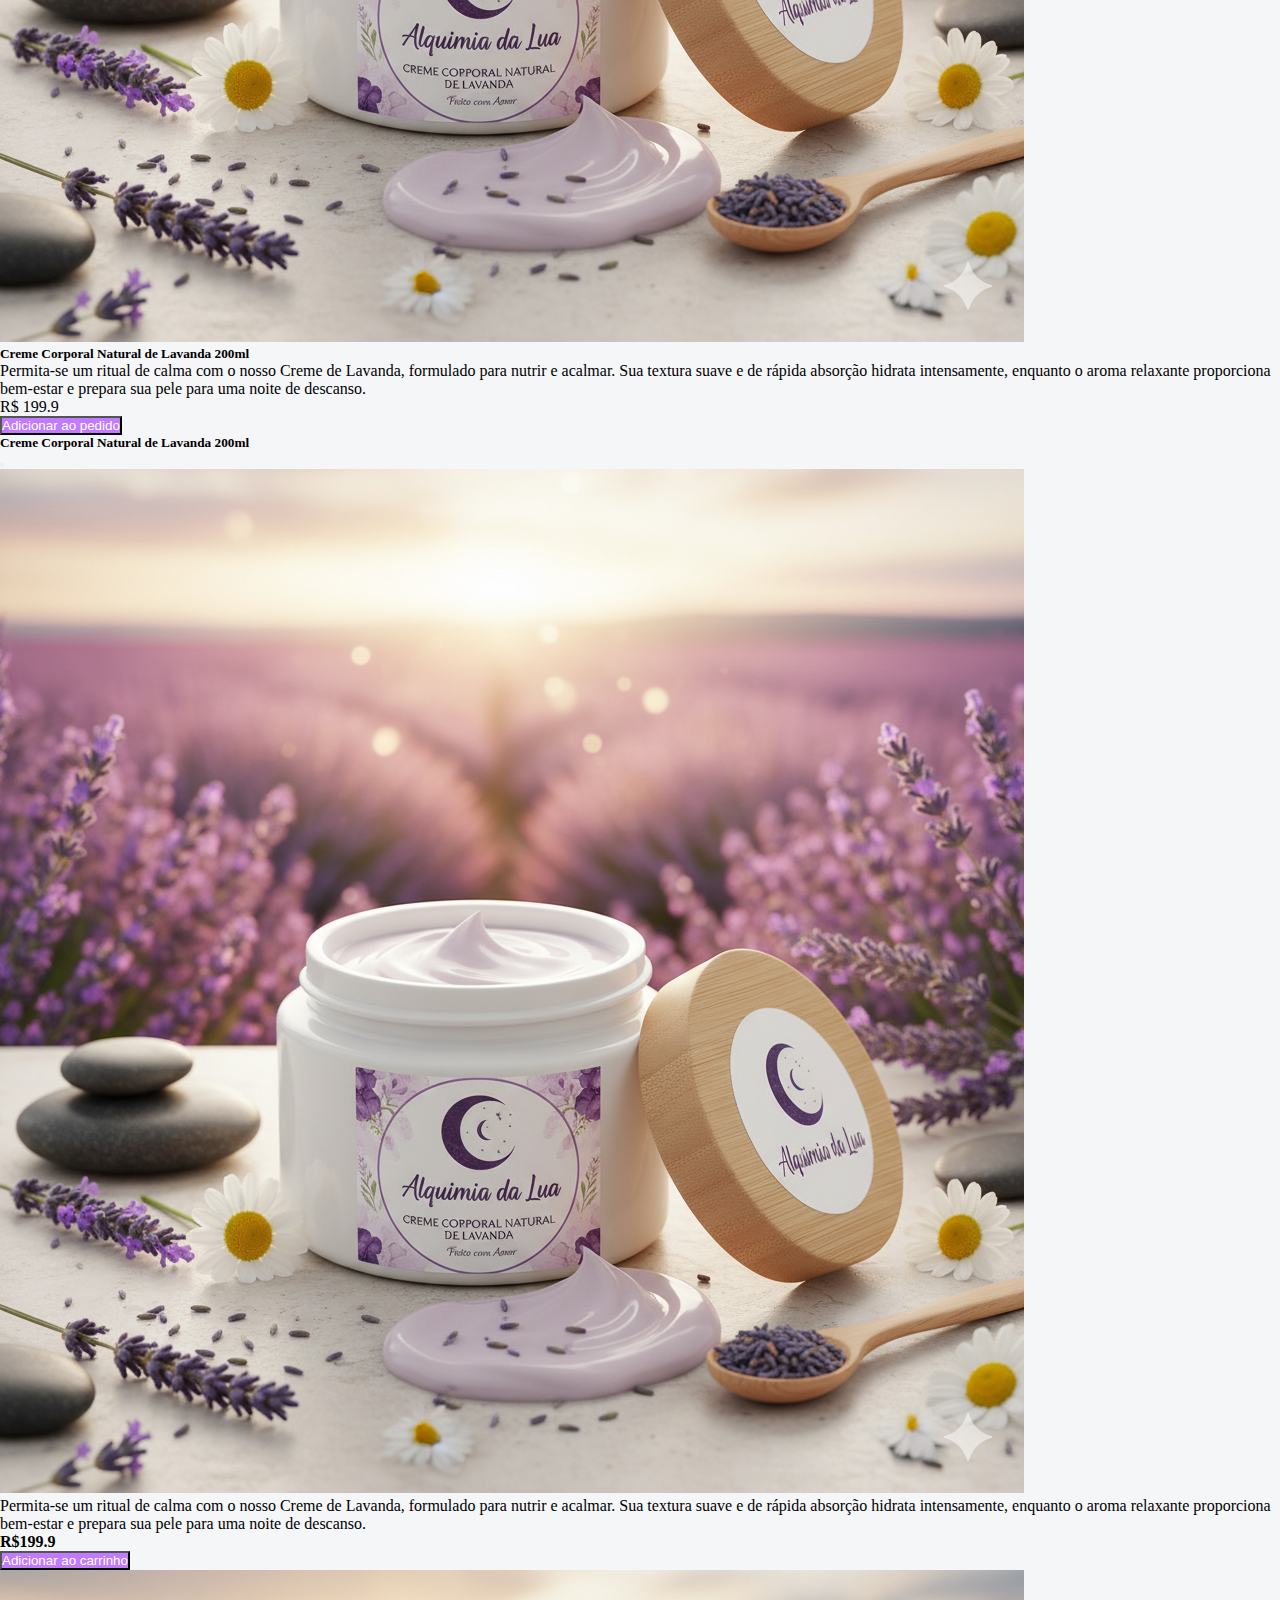
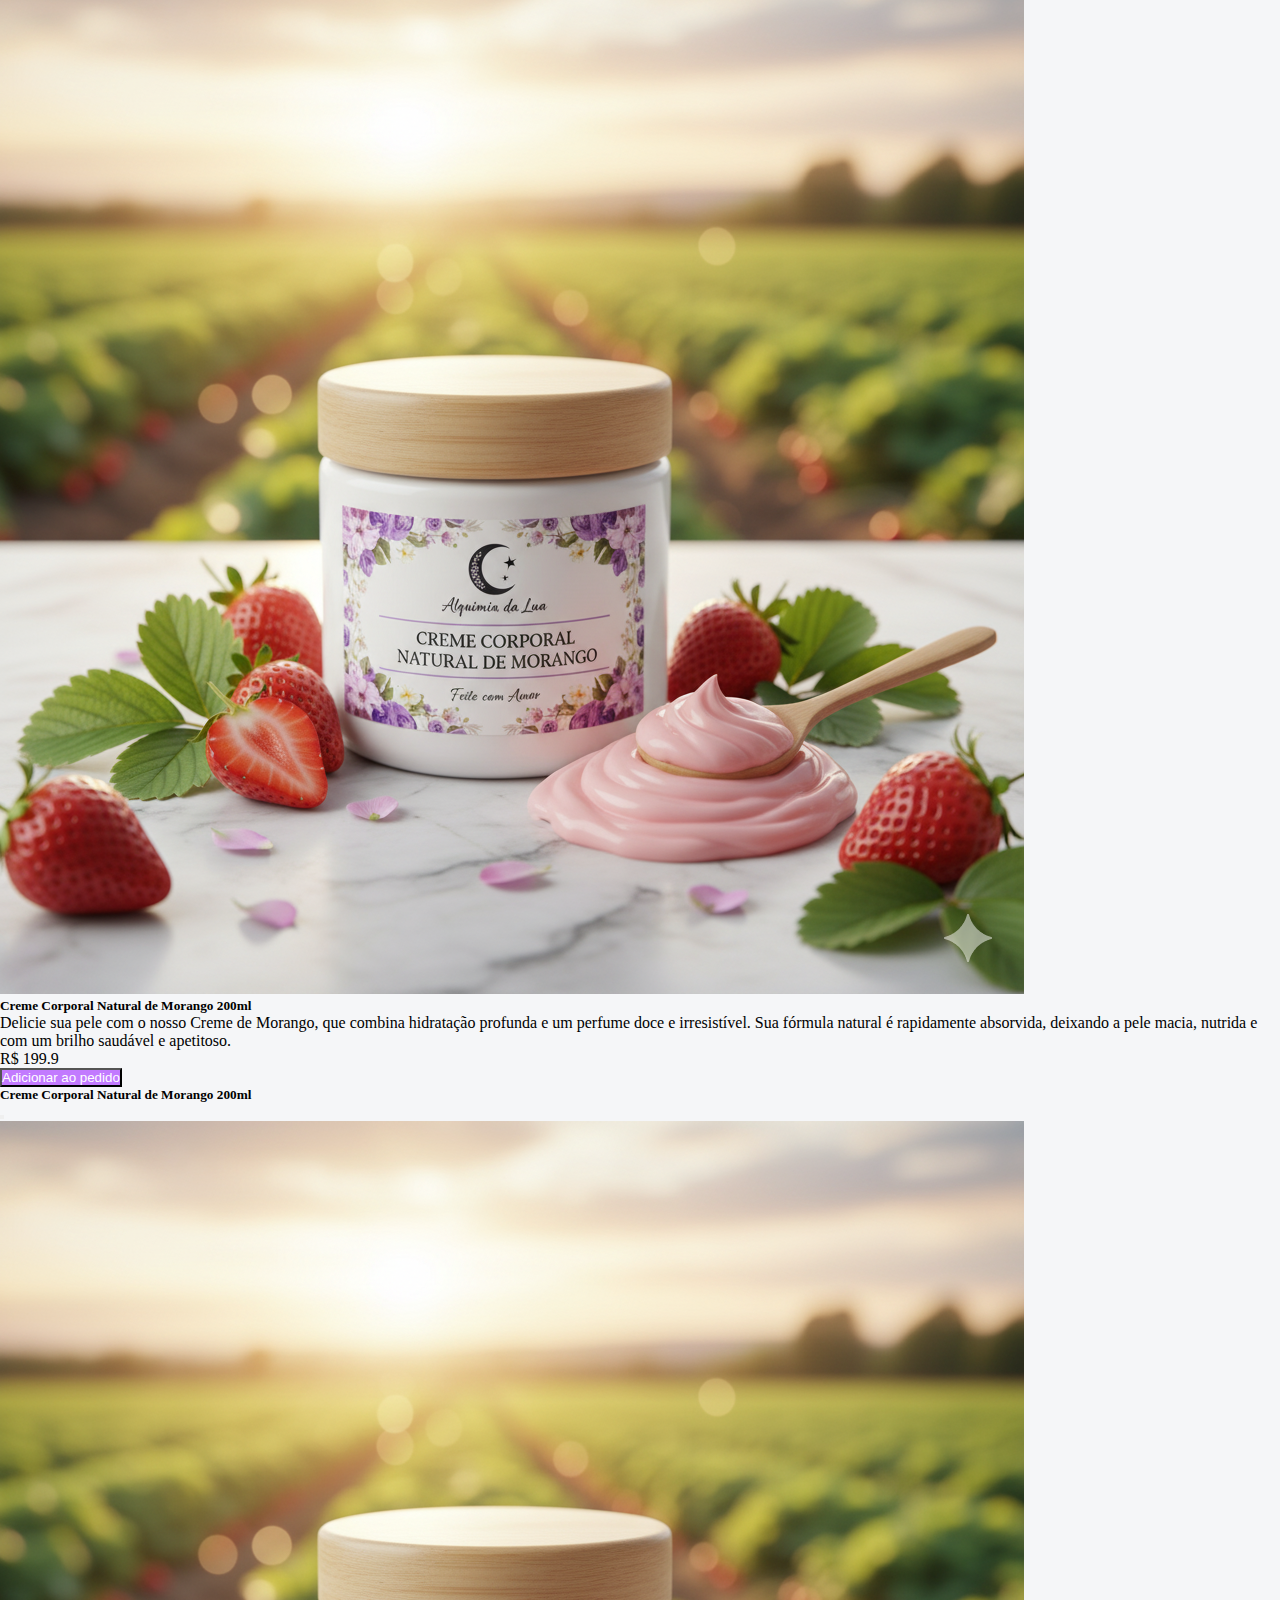
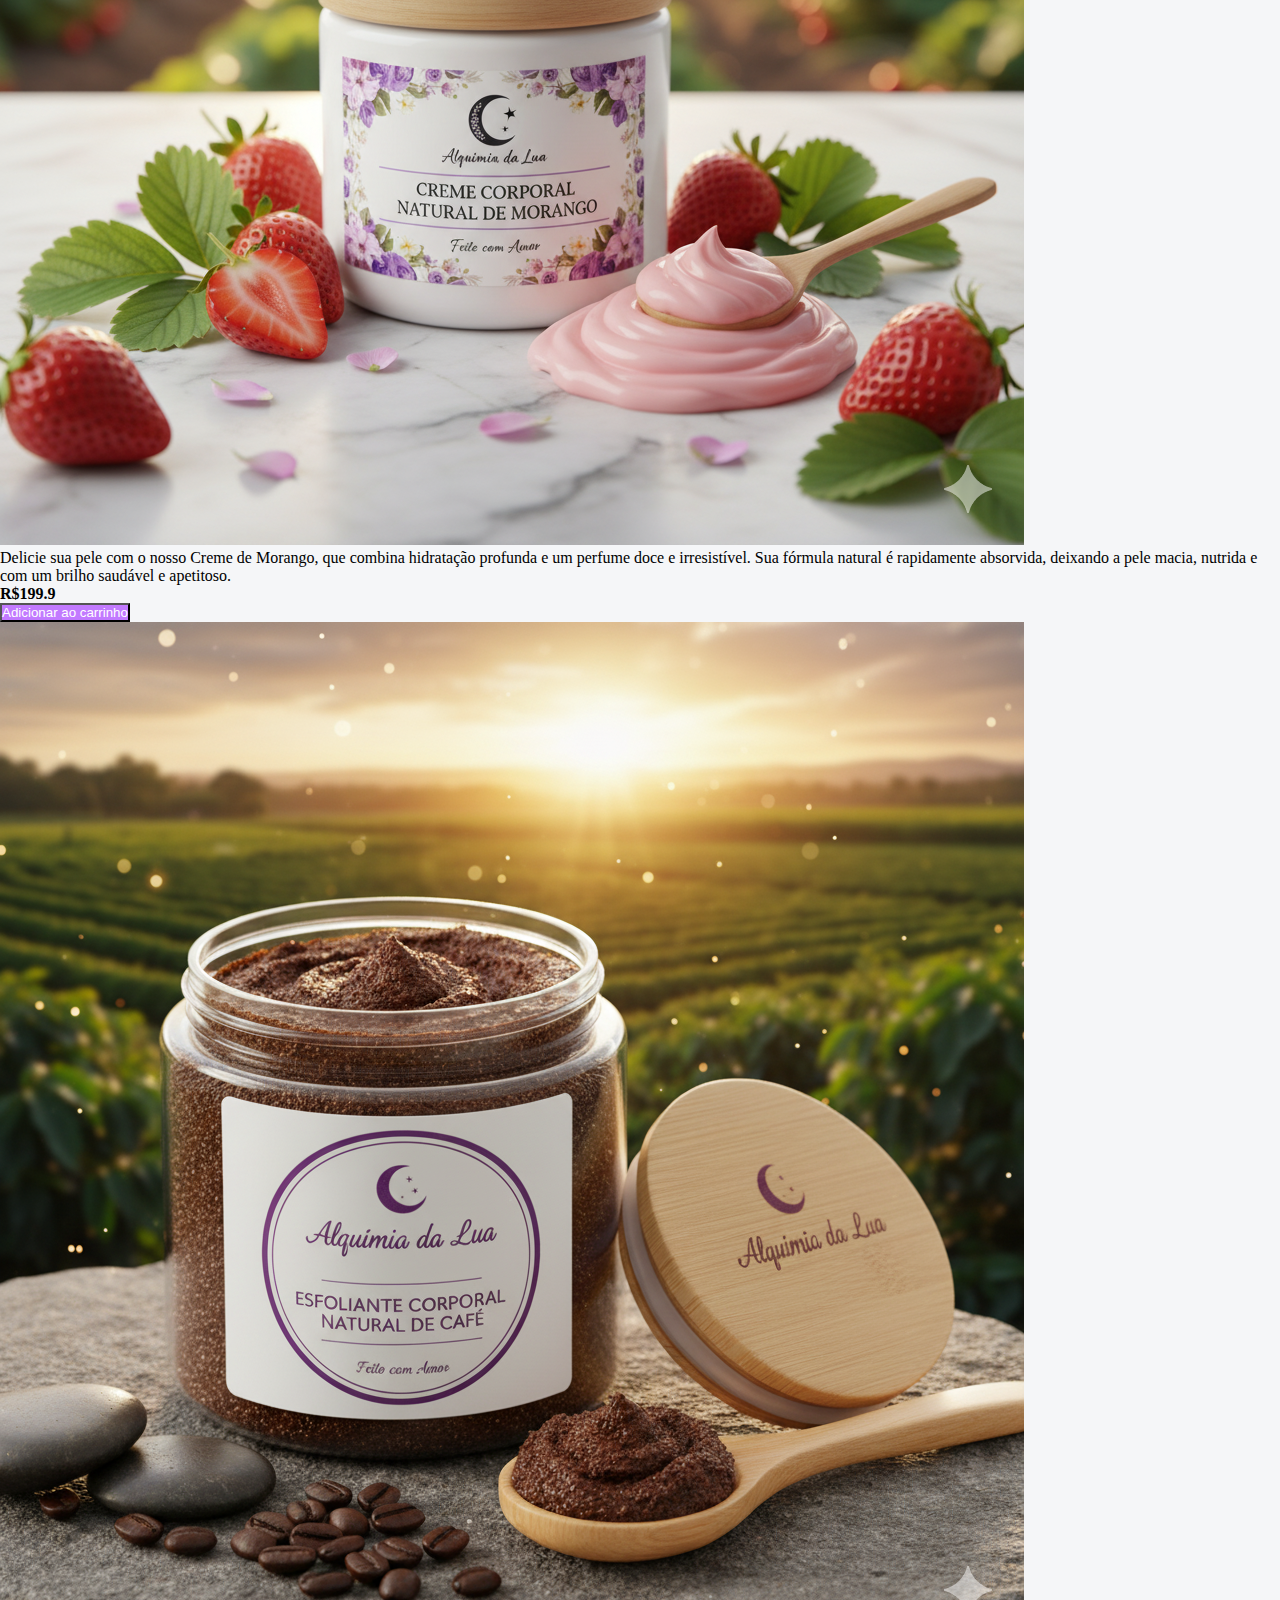
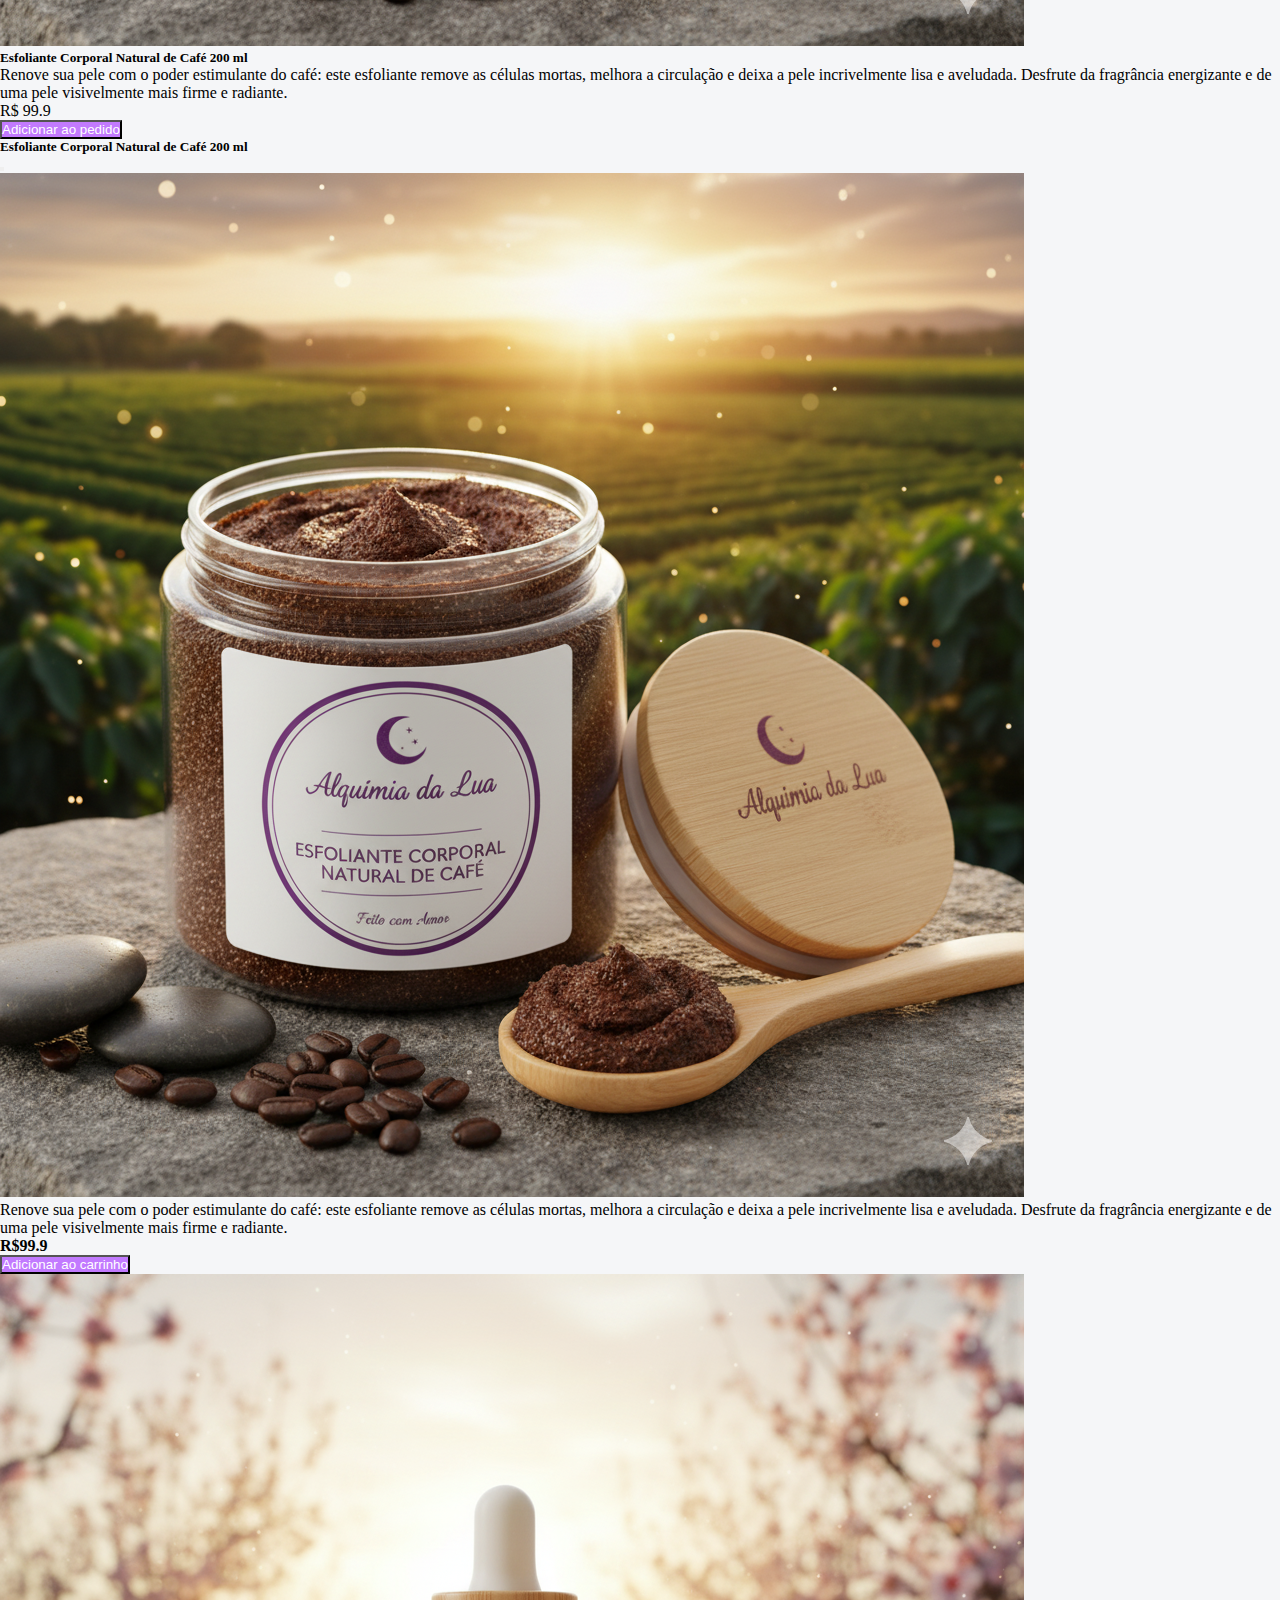
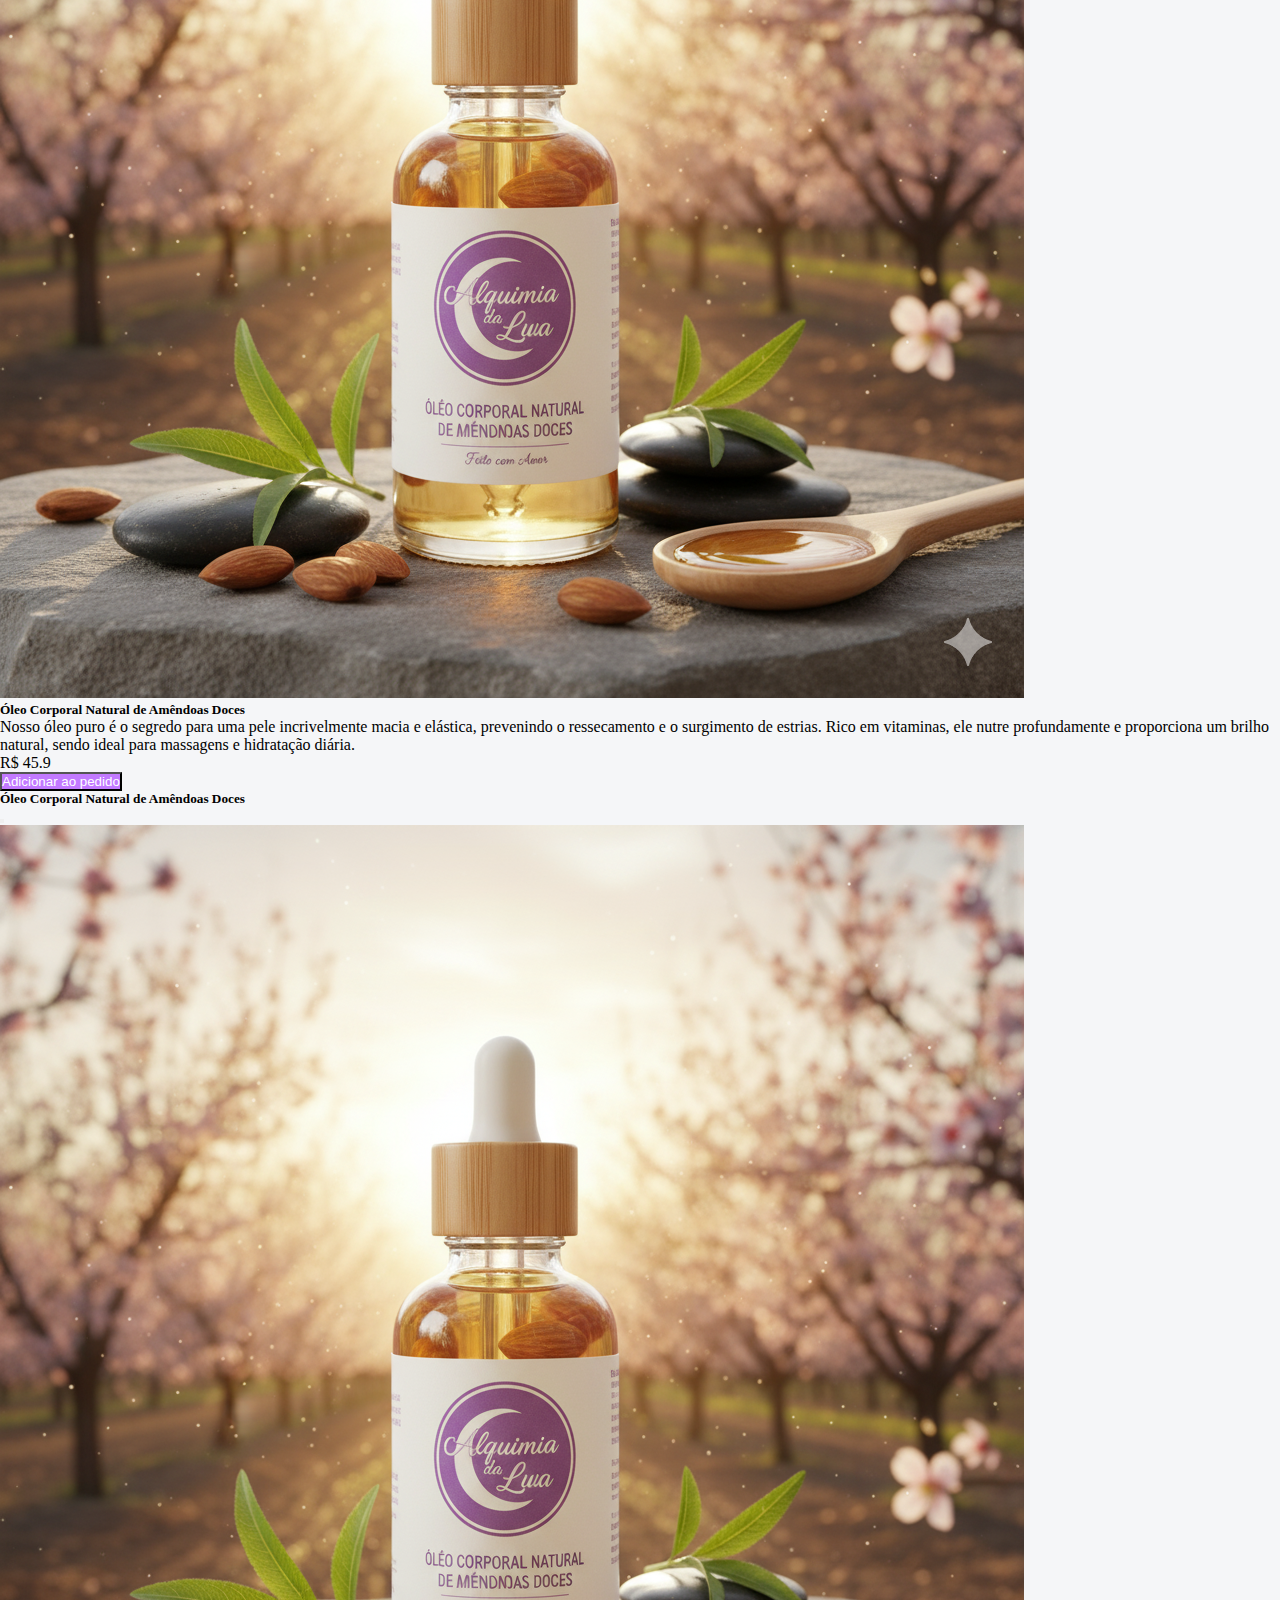
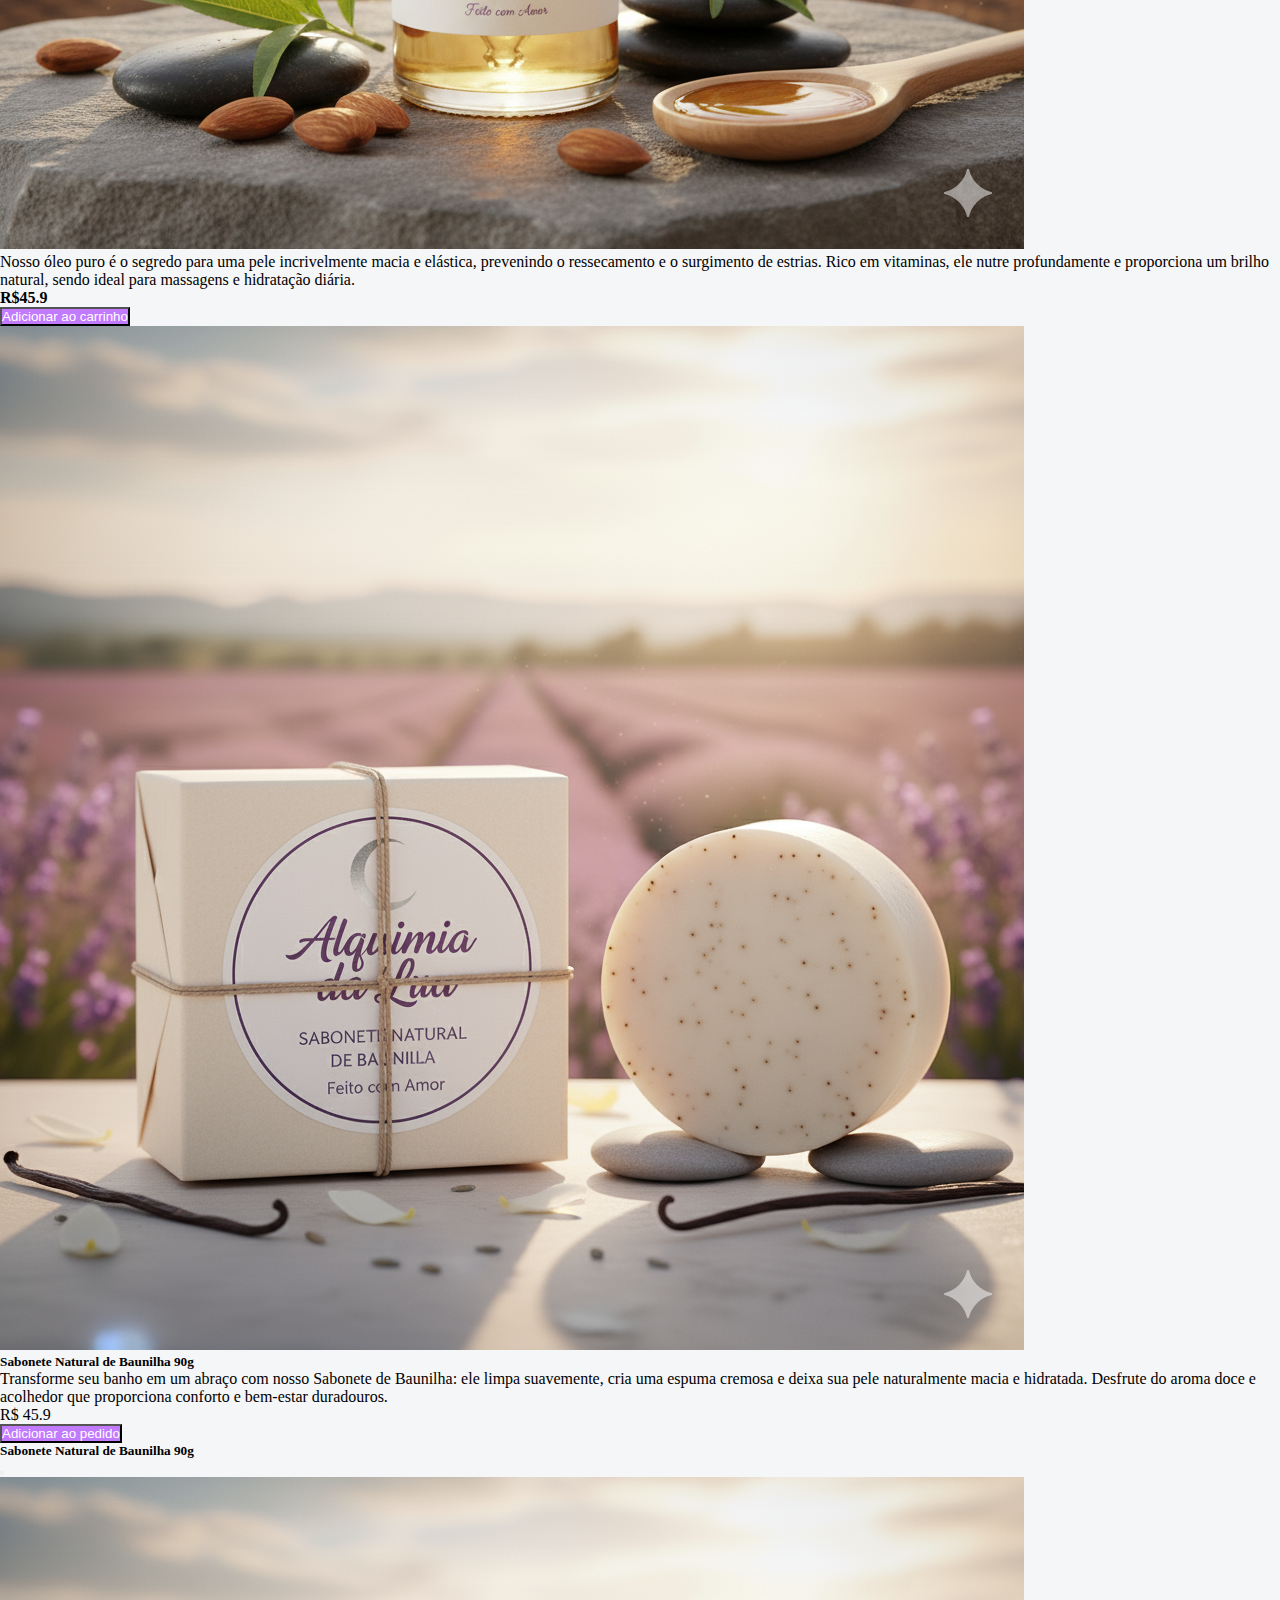
<file: pagina-principal/index.html>
<!DOCTYPE html>
<html lang="en">

<head>
    <meta charset="UTF-8">
    <meta name="viewport" content="width=device-width, initial-scale=1.0">
    <title>Alquimia da lua</title>
    <link rel="stylesheet" href="./style.css">
    <link rel="stylesheet" href="../modo-dark/tema.css">
    <link href="https://cdn.jsdelivr.net/npm/bootstrap@5.3.8/dist/css/bootstrap.min.css" rel="stylesheet"
        integrity="sha384-sRIl4kxILFvY47J16cr9ZwB07vP4J8+LH7qKQnuqkuIAvNWLzeN8tE5YBujZqJLB" crossorigin="anonymous">
</head>

<body class="d-flex flex-column min-vh-100">
    <header class="w-100 header-top border-bottom">
        <div class="container-fluid">
            <div class="row align-items-center g-3 py-3">
                <section
                    class="col-12 col-md-4 d-flex align-items-center justify-content-center justify-content-md-start gap-2">
                    <a href="./index.html"><img src="../images/icon/logo-alquimia.png" alt="Logo"
                            class="icon-48 rounded-2"></a>
                    <div class="text-center text-md-start">
                        <h4 class="m-0 nome-loja">Alquimia da Lua</h4>
                        <small class="text-muted descricao-loja">Cosméticos Naturais</small>
                    </div>
                </section>

                <div class="col-8 col-md-4">
                    <div class="input-group w-100">
                        <input type="text" class="form-control" placeholder="Buscar..." id="buscaInput">
                        <button class="input-group-text btn btn-light" id="input-buscar-produtos">
                            <img src="../images/icon/lupa.png" class="icon-20" alt="">
                        </button>
                    </div>
                </div>
                <section
                    class="col-4 col-md-4 d-flex align-items-center justify-content-end justify-content-md-end gap-3">
                    <button type="button" class="btn p-0" data-bs-toggle="offcanvas"
                        data-bs-target="#offcanvasCarrinho">
                        <img src="../images/icon/shopping-cart-preto.png" class="icon-28" alt="Carrinho">
                    </button>
                    <button type="button" class="btn p-0" onclick="window.location.href='../pagina-login/index.html';">
                        <img src="../images/icon/user-preto.png" class="icon-28" alt="Login">
                    </button>
                    <button type="button" class="btn p-0" id="mudaTema">
                        <img src="../images/icon/night-mode-dark.png" class="icon-28" alt="Tema">
                    </button>
                </section>

            </div>
        </div>
    </header>

    <main class="flex-grow-1">
        <div class="accordion" id="accordionExample">
            <div class="accordion-item">
                <h2 class="accordion-header">
                    <button class="accordion-button" type="button" data-bs-toggle="collapse"
                        data-bs-target="#collapseOne" aria-expanded="true" aria-controls="collapseOne">
                    </button>
                </h2>
                <div id="collapseOne" class="accordion-collapse collapse show" data-bs-parent="#accordionExample">
                    <div id="bannerCarrossel" class="carousel slide accordion-body p-0" data-bs-ride="carousel"
                        data-bs-interval="5000">
                        <div class="carousel-inner">
                            <div class="carousel-item active">
                                <img src="../images/banners/banner_aromatizante.png" alt="aromatizante banner"
                                    class="w-100" />
                            </div>
                            <div class="carousel-item">
                                <img src="../images/banners/banner_produtos.png" alt="produtos banner" class="w-100" />
                            </div>
                            <div class="carousel-item">
                                <img src="../images/banners/banner_sabonete.png" alt="sabonete banner" class="w-100" />
                            </div>
                        </div>

                        <button class="carousel-control-prev" type="button" data-bs-target="#bannerCarrossel"
                            data-bs-slide="prev">
                            <span class="carousel-control-prev-icon"></span>
                        </button>
                        <button class="carousel-control-next" type="button" data-bs-target="#bannerCarrossel"
                            data-bs-slide="next">
                            <span class="carousel-control-next-icon"></span>
                        </button>
                    </div>

                </div>
            </div>
        </div>

        <div class="container">
            <section>
                <nav class="nav nav-pills nav-fill nav-custom-color mt-3 mb-5 nav-categorias">
                    <a class="nav-item nav-link active" href="#" id="">Inicio</a>
                    <a class="nav-item nav-link" href="#" data-categoria="pele">Pele</a>
                    <a class="nav-item nav-link" href="#" data-categoria="cabelo">Cabelo</a>
                    <a class="nav-item nav-link" href="#" data-categoria="aromatizante">Aromatizante</a>
                </nav>
            </section>

            <h3 class="text-center mb-3 mt-3">APRECIE OS PRODUTOS</h3>
            <div class="container-fluid">
                <div class="row row-cols-1 row-cols-md-2 row-cols-lg-3 p-5" id="produtos-catalogo">
                    <!--PRODUTOS AQUI-->
                </div>
            </div>
        </div>

    </main>

    <footer>
        <div class="row mb-3">
            <div class="col">
                <section class="col logo-nome-loja d-flex">
                    <a href="./index.html"><img src="../images/icon/logo-alquimia.png" alt="Imagem de Lua com folhas"
                            class="icon icon-logo mt-3 text-start"></a>
                    <div>
                        <h4 class="nome-loja text-nowrap mt-3 text-start">Alquimia da Lua</h4>
                        <p class="descricao-loja mt-3">Cosméticos Naturais</p>
                    </div>
                </section>
                <h6 class="ms-4">Sua loja de cosméticos naturais e artesanais de confiança.</h6>
            </div>
            <div class="col mt-3">
                <h6 class="text-white">Categorias</h6>
                <a href="../pagina-principal/index.html" class="footer-a">Pele</a><br>
                <a href="../pagina-principal/index.html" class="footer-a">Cabelo</a><br>
                <a href="../pagina-principal/index.html" class="footer-a">Aromatizante</a>
            </div>
            <div class="col mt-3">
                <h6 class="text-white">Atendimento</h6>
                <a href="./manutencao.html" class="footer-a">Central de Ajuda</a><br>
                <a href="./manutencao.html" class="footer-a">Troca e Devoluções</a><br>
                <a href="./manutencao.html" class="footer-a">Política de Privacidade</a><br>
                <a href="./manutencao.html" class="footer-a">Termos de Uso</a><br>
            </div>
            <div class="col mt-3">
                <h6 class="text-white">Contato</h6>
                <span>WhatsApp: (48)99244-7559</span><br>
                <span>Email: contato@alquimiadalua.com.br</span><br>
                <span>Seg-Sex: 9h às 18h</span>
            </div>
        </div>
        </div>
        <div class="row border-top border-secondary">
            <p class="text-center mt-3">&copy;2025 Alquimia da lua. Todos os direitos reservados.</p>
        </div>
    </footer>

    <!--carrinho-->
    <div class="offcanvas offcanvas-end" tabindex="-1" id="offcanvasCarrinho" aria-labelledby="offcanvasCarrinhoLabel">
        <div class="offcanvas-header">
            <h5 class="offcanvas-title">Meu carrinho</h5>
            <button type="button" class="btn-close" data-bs-dismiss="offcanvas" aria-label="Fechar"></button>
        </div>

        <div class="offcanvas-body d-flex flex-column justify-content-between">
            <div id="itensCarrinho">

                <p class="text-muted">Seu carrinho está vazio</p>
            </div>
        </div>

        <div class="border-top pt-3">
            <div class="d-flex justify-content-around mt-3 mb-5">
                <button class="botao-carrinho btn btn-dark" id="btLimpar">Limpar carrinho</button>
                <button class="botao-carrinho btn btn-dark" id="btFinalizar"
                    onclick="window.location.href='../pagina-final/index.html';">Finalizar compra</button>
            </div>
        </div>
    </div>


    <script src="https://cdn.jsdelivr.net/npm/bootstrap@5.3.8/dist/js/bootstrap.bundle.min.js"
        integrity="sha384-FKyoEForCGlyvwx9Hj09JcYn3nv7wiPVlz7YYwJrWVcXK/BmnVDxM+D2scQbITxI"
        crossorigin="anonymous"></script>
    <script type="module" src="./script.js"></script>
    <script src="./produtos.js"></script>
    <script src="../modo-dark/tema.js"></script>
</body>

</html>
</file>
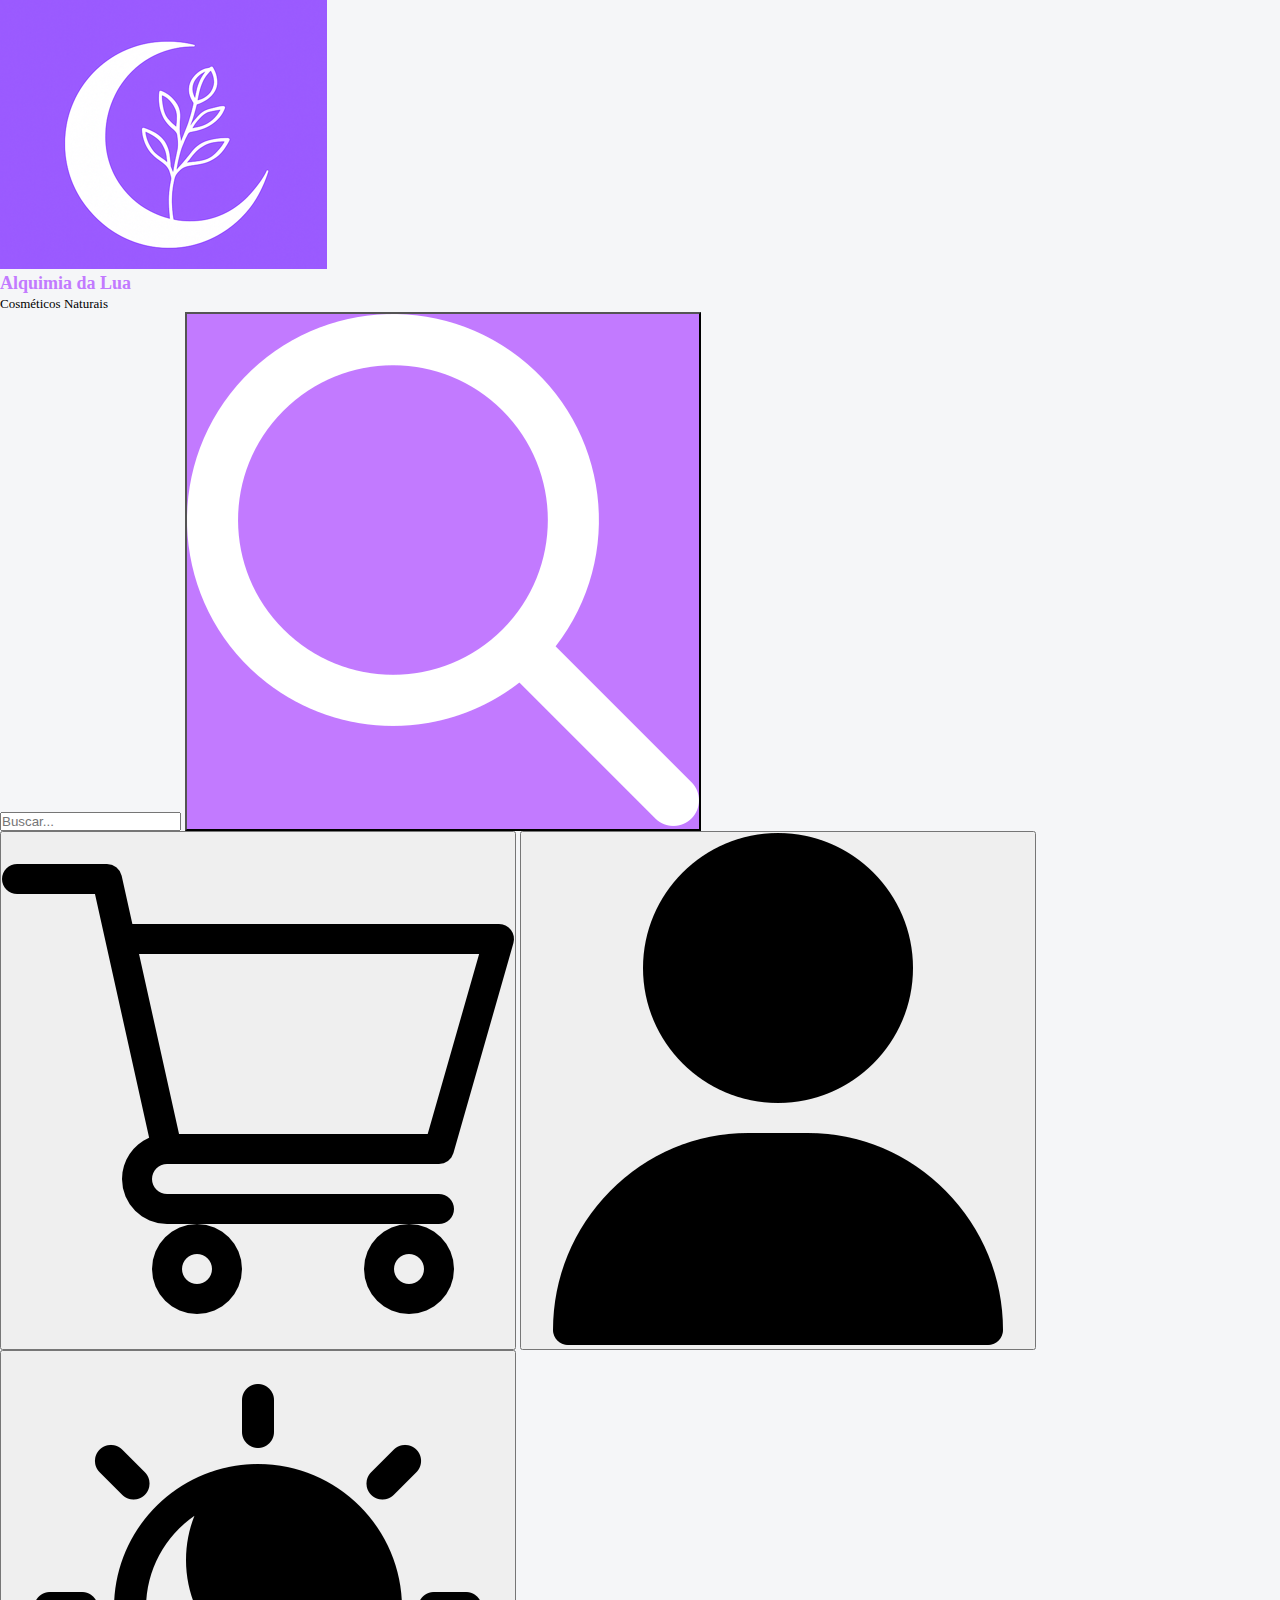
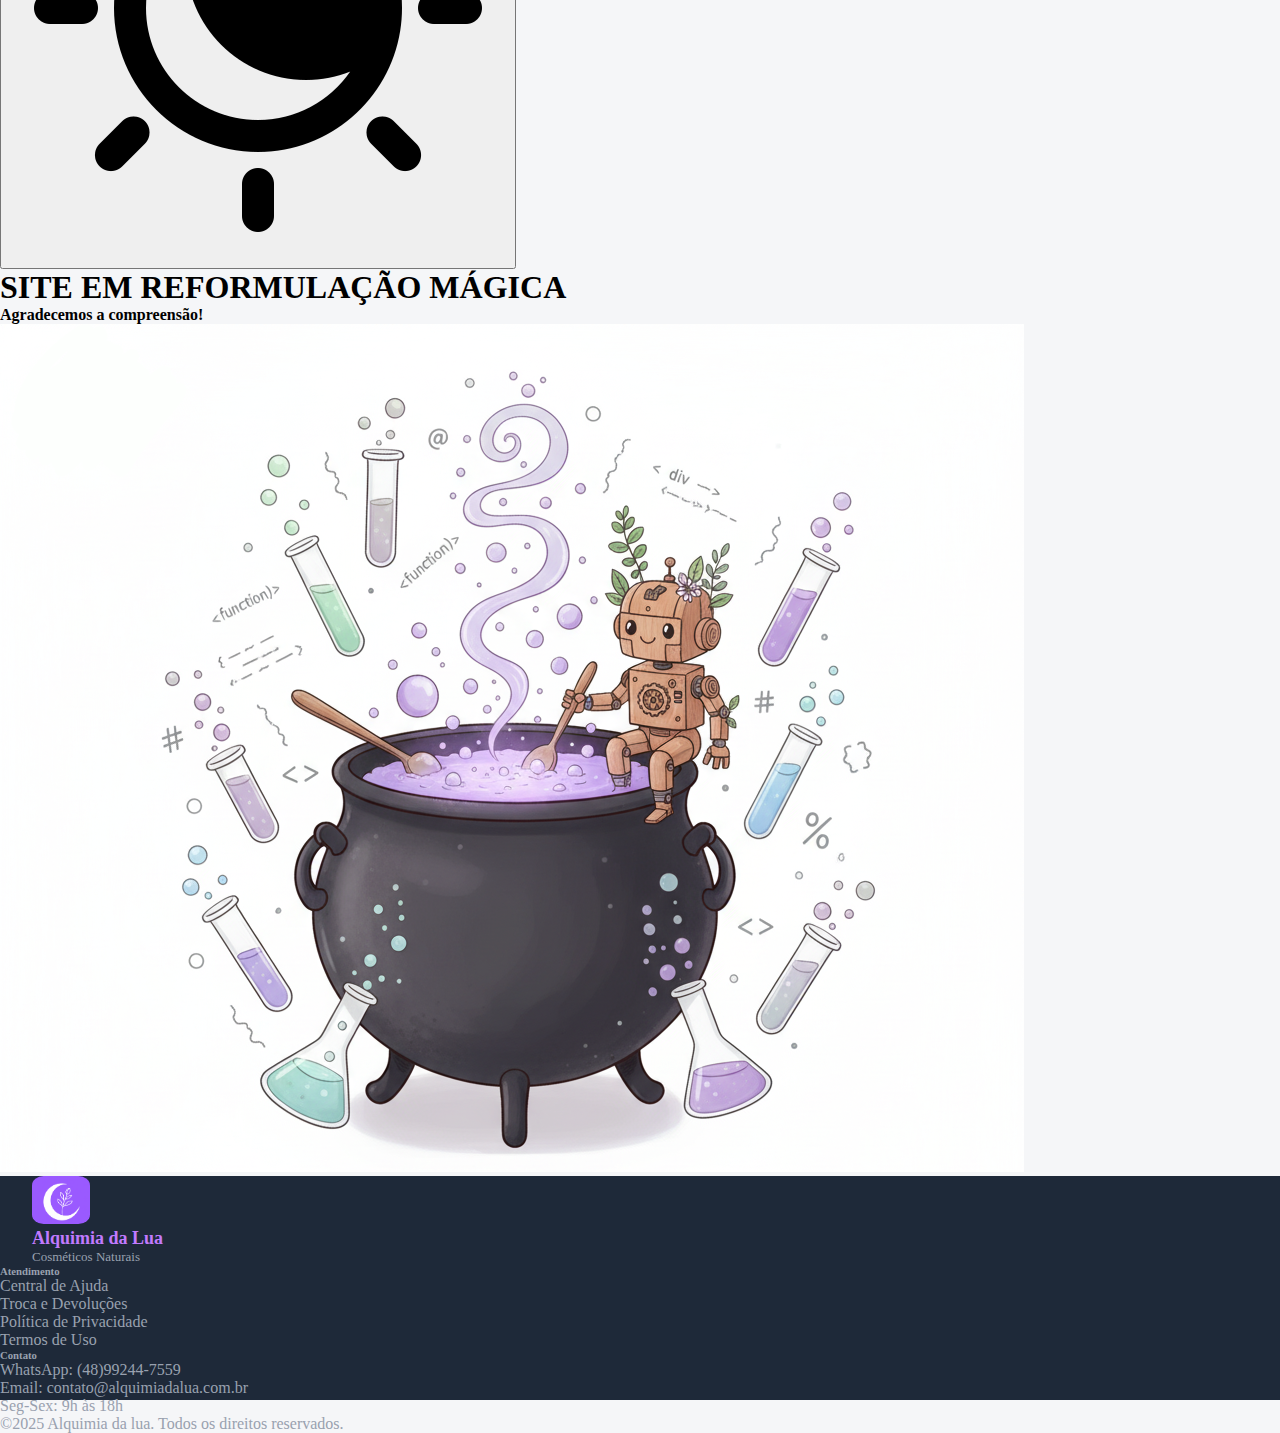
<file: pagina-principal/manutencao.html>
<!DOCTYPE html>
<html lang="en">
  <head>
    <meta charset="UTF-8" />
    <meta name="viewport" content="width=device-width, initial-scale=1.0" />
    <title>Alquimia da lua</title>
    <link rel="stylesheet" href="./style.css" />
    <link rel="stylesheet" href="../modo-dark/tema.css">
    <link
      href="https://cdn.jsdelivr.net/npm/bootstrap@5.3.8/dist/css/bootstrap.min.css"
      rel="stylesheet"
      integrity="sha384-sRIl4kxILFvY47J16cr9ZwB07vP4J8+LH7qKQnuqkuIAvNWLzeN8tE5YBujZqJLB"
      crossorigin="anonymous"
    />
  </head>

  <body>
    <header class="w-100 header-top border-bottom">
      <div class="container-fluid">
        <div class="row align-items-center g-3 py-3">
          <section
            class="col-12 col-md-4 d-flex align-items-center justify-content-center justify-content-md-start gap-2"
          >
            <a href="./index.html"
              ><img
                src="../images/icon/logo-alquimia.png"
                alt="Logo"
                class="icon-48 rounded-2"
            /></a>
            <div class="text-center text-md-start">
              <h4 class="m-0 nome-loja">Alquimia da Lua</h4>
              <small class="text-muted descricao-loja"
                >Cosméticos Naturais</small
              >
            </div>
          </section>

          <div class="col-8 col-md-4">
            <div class="input-group w-100">
              <input
                type="text"
                class="form-control"
                placeholder="Buscar..."
                id="buscaInput"
              />
              <button
                class="input-group-text btn btn-light"
                id="input-buscar-produtos"
              >
                <img src="../images/icon/lupa.png" class="icon-20" alt="" />
              </button>
            </div>
          </div>
          <section
            class="col-4 col-md-4 d-flex align-items-center justify-content-end justify-content-md-end gap-3"
          >
            <button
              type="button"
              class="btn p-0"
              data-bs-toggle="offcanvas"
              data-bs-target="#offcanvasCarrinho"
            >
              <img
                src="../images/icon/shopping-cart-preto.png"
                class="icon-28 icon-carrinho"
                alt="Carrinho"
              />
            </button>
            <button
              type="button"
              class="btn p-0"
              onclick="window.location.href='../pagina-login/index.html';"
            >
              <img
                src="../images/icon/user-preto.png"
                class="icon-28 icon-user"
                alt="Login"
              />
            </button>
            <button type="button" class="btn p-0" id="mudaTema">
              <img
                src="../images/icon/night-mode-dark.png"
                class="icon-28 icon-dark-mode"
                alt="Tema"
              />
            </button>
          </section>
        </div>
      </div>
    </header>

    <main class="d-flex flex-column align-items-center mb-5 main-manutencao">
      <h1 class="text-center mb-3">SITE EM REFORMULAÇÃO MÁGICA</h1>
      <h4 class="mb-3">Agradecemos a compreensão!</h4>
      <img
        class="img-manutencao"
        src="../images/diversos/pg-em-manutencao.png"
        alt="Caldeirão com tubos de ensaio e robo de madeira"
      />
    </main>

    <footer>
        <div class="row mb-3 div-footer">
            <div class="col col-footer">
                <section class="col logo-nome-loja d-flex flex-column align-items-center">
                    <a href="./index.html"><img src="../images/icon/logo-alquimia.png" alt="Imagem de Lua com folhas"
                            class="icon icon-logo mt-3 text-start"></a>
                    <div>
                        <h4 class="nome-loja text-nowrap mt-3 text-start">Alquimia da Lua</h4>
                        <p class="descricao-loja mt-3">Cosméticos Naturais</p>
                    </div>
                </section>
            </div>
            <div class="col col-footer mt-3">
                <h6 class="text-white">Atendimento</h6>
                <a href="./manutencao.html" class="footer-a">Central de Ajuda</a><br>
                <a href="./manutencao.html" class="footer-a">Troca e Devoluções</a><br>
                <a href="./manutencao.html" class="footer-a">Política de Privacidade</a><br>
                <a href="./manutencao.html" class="footer-a">Termos de Uso</a><br>
            </div>
            <div class="col col-footer mt-3">
                <h6 class="text-white">Contato</h6>
                <span>WhatsApp: (48)99244-7559</span><br>
                <span>Email: contato@alquimiadalua.com.br</span><br>
                <span>Seg-Sex: 9h às 18h</span>
            </div>
        </div>
        </div>
        <div class="row border-top border-secondary">
            <p class="text-center mt-3">&copy;2025 Alquimia da lua. Todos os direitos reservados.</p>
        </div>
    </footer>

    <script
      src="https://cdn.jsdelivr.net/npm/bootstrap@5.3.8/dist/js/bootstrap.bundle.min.js"
      integrity="sha384-FKyoEForCGlyvwx9Hj09JcYn3nv7wiPVlz7YYwJrWVcXK/BmnVDxM+D2scQbITxI"
      crossorigin="anonymous"
    ></script>
    <script type="module" src="./script.js"></script>
    <script src="./produtos.js"></script>
    <script src="../modo-dark/tema.js"></script>
  </body>
</html>
</file>
<file: pagina-adm-vendidos/style.css>
:root {
  --primary-purple: #c27aff;
  --dark-purple: #9d4edd;
  --light-purple: #e0aaff;
  --text-dark: #333333;
  --text-light: #666666;
  --border-light: #e0e0e0;
  --bg-light: #f8f8f8;
  --bg-gray: #ECECF0;
}

* {
  margin: 0;
  padding: 0;
  box-sizing: border-box;
}

body {
  font-family: "Segoe UI", Tahoma, Geneva, Verdana, sans-serif;
  background-color: #ffffff;
  color: var(--text-dark);
}

/* Header */
.header {
  width: 100%;
  padding: 20px 0;
  border-bottom: 1px solid var(--border-light);
  background-color: #ffffff;
}

.header-content {
  display: flex;
  align-items: center;
  gap: 1rem;
}

.logo {
  width: 3.125rem;
  height: 3.125rem;
  background: var(--primary-purple);
  border-radius: 12px;
  display: flex;
  align-items: center;
  justify-content: center;
  color: white;
  font-size: 28px;
  font-weight: bold;
}
.logo-img {
  width: 3rem;
}
.brand-info h1 {
  font-size: 20px;
  font-weight: 600;
  color: var(--primary-purple);
  margin: 0;
}

.brand-info p {
  font-size: 13px;
  color: var(--text-light);
  margin: 0;
}


/* Navigation Tabs */
.tab-container{
  display: flex;
  justify-content: center;
  align-items: center;
  width: 100%;
}
.nav-tabs-container {
  display: flex;
  background-color: var(--bg-gray);
  justify-content: center;
  gap: 1.5rem;
  border-radius: 25px;
  
}

.nav-tab {
  height: 2rem;
  width: 15rem;
  border: none;
  background-color: transparent;
  color: var(--text-dark);
  font-size: 14px;
  cursor: pointer;
  position: relative;
  transition: all 0.3s ease;
}

.nav-tab.active {
  background: var(--primary-purple);
  color: white;
  border-radius: 25px;
}

.nav-tab:hover:not(.active) {
  background-color: var(--dark-purple);
  border-radius: 25px;
  color: white;
}

/* Main Content */
.main-container {
  padding: 40px 0;
}

.section-header {
  display: flex;
  justify-content: space-between;
  align-items: flex-start;
  margin-bottom: 30px;
}

.section-header h2 {
  font-size: 32px;
  font-weight: 600;
  color: var(--text-dark);
  margin: 0;
}

.section-header .subtitle {
  font-size: 14px;
  color: var(--text-light);
  margin-top: 5px;
}

.btn-novo-produto {
  background: var(--primary-purple);
  color: white;
  border: none;
  padding: 12px 25px;
  font-size: 14px;
  cursor: pointer;
  display: flex;
  align-items: center;
  gap: 8px;
  transition: all 0.3s ease;
}

.btn-novo-produto:hover {
  transform: translateY(-2px);
  background-color: var(--dark-purple);
  color: #ffffff;
  box-shadow: 0 4px 12px rgba(199, 125, 255, 0.3);
}

/* Table */
.products-table {
  width: 100%;
  border-collapse: collapse;
  background-color: white;
  border: 1px solid var(--border-light);
  border-radius: 8px;
  overflow: hidden;
}

.products-table thead {
  background-color: var(--bg-light);
}

.products-table th {
  padding: 15px;
  text-align: left;
  font-weight: 600;
  color: var(--text-dark);
  font-size: 13px;
  border-bottom: 1px solid var(--border-light);
}

.products-table td {
  padding: 20px 15px;
  border-bottom: 1px solid var(--border-light);
  font-size: 14px;
}

.products-table tbody tr:hover {
  background-color: #fafafa;
}

.product-image {
  width: 80px;
  height: 80px;
  object-fit: cover;
  border-radius: 8px;
}

.product-info {
  display: flex;
  flex-direction: column;
  gap: 5px;
}

.product-name {
  font-weight: 600;
  color: var(--text-dark);
  font-size: 14px;
}

.product-description {
  color: var(--text-light);
  font-size: 12px;
}

.category-badge {
  display: inline-block;
  background-color: var(--bg-light);
  color: var(--text-dark);
  padding: 6px 12px;
  border-radius: 6px;
  font-size: 12px;
  width: fit-content;
}

.icon-img {
  width: 1.5rem;
}

.price {
  color: var(--primary-purple);
  font-weight: 600;
  font-size: 14px;
}

.actions {
  display: flex;
  gap: 10px;
  justify-content: flex-end;
}

.action-btn {
  width: 2rem;
  height: 2rem;
  border: 2px solid var(--border-light);
  background-color: white;
  border-radius: 8px;
  cursor: pointer;
  display: flex;
  align-items: center;
  justify-content: center;
  transition: all 0.3s ease;
  font-size: 16px;
}

.action-btn.edit {
  color: var(--primary-purple);
}

.action-btn.delete {
  color: #ff6b6b;
}

.action-btn:hover {
  transform: scale(1.1);
}

.action-btn.edit:hover {
  background-color: rgba(199, 125, 255, 0.1);
  border-color: var(--primary-purple);
}

.action-btn.delete:hover {
  background-color: rgba(255, 107, 107, 0.1);
  border-color: #ff6b6b;
}

/* Responsive */
@media (max-width: 768px) {
  .section-header {
    flex-direction: column;
    gap: 20px;
  }

  .nav-tabs-container {
    flex-wrap: wrap;
    gap: 10px;
  }

  .products-table {
    font-size: 12px;
  }

  .products-table th,
  .products-table td {
    padding: 10px;
  }

  .product-image {
    width: 60px;
    height: 60px;
  }
}
</file>
<file: modo-dark/tema.css>
[data-bs-theme="dark"] {
  --bs-body-bg: #0d111717;
  --bs-body-color: #f0f6fc;
  --bs-secondary-color: #99a1af;

  --card-bg: #1e2939;
  --input-bg: #1e1e1e;
  --table-header-bg: #1f2229;
  --border-color-dark: #333;

  --primary-purple: #c27aff;
  --custom-purple: #c084fc;

  transition: all 0.5s ease;
}

[data-bs-theme="dark"] body {
  background: var(--bs-body-bg) !important;
  color: var(--bs-body-color) !important;
}

[data-bs-theme="dark"] .accordion-button:not(.collapsed),
.accordion-button {
  background-color: var(--bs-body-bg) !important;
}

[data-bs-theme="dark"] header,
[data-bs-theme="dark"] .div-cabecalho {
  background-color: var(--card-bg) !important;
  border-bottom-color: var(--border-color-dark) !important;
}

[data-bs-theme="dark"] .card,
[data-bs-theme="dark"] .card-login,
[data-bs-theme="dark"] .card-register,
[data-bs-theme="dark"] .section-card,
[data-bs-theme="dark"] .order-summary,
[data-bs-theme="dark"] .modal-content,
[data-bs-theme="dark"] .offcanvas {
  background-color: var(--card-bg) !important;
  color: var(--bs-body-color) !important;
  border-color: var(--border-color-dark) !important;
}

[data-bs-theme="dark"] h1,
[data-bs-theme="dark"] h2,
[data-bs-theme="dark"] h3,
[data-bs-theme="dark"] h4,
[data-bs-theme="dark"] h5,
[data-bs-theme="dark"] p,
[data-bs-theme="dark"] label,
[data-bs-theme="dark"] span:not(.badge) {
  color: var(--bs-body-color) !important;
}

[data-bs-theme="dark"] .form-control,
[data-bs-theme="dark"] .form-select,
[data-bs-theme="dark"] .input-group-text,
[data-bs-theme="dark"] textarea {
  background-color: var(--input-bg) !important;
  color: var(--bs-body-color) !important;
  border-color: var(--border-color-dark) !important;
}

[data-bs-theme="dark"] .form-control::placeholder,
[data-bs-theme="dark"] .text-muted,
[data-bs-theme="dark"] .descricao-loja {
  color: var(--bs-secondary-color) !important;
}

[data-bs-theme="dark"] hr {
  border-color: var(--border-color-dark) !important;
}

[data-bs-theme="dark"] .text-primary-purple,
[data-bs-theme="dark"] #nome-alquimia,
[data-bs-theme="dark"] #esqueceuSenha-link,
[data-bs-theme="dark"] #register-link,
[data-bs-theme="dark"] #login-link {
  color: var(--custom-purple) !important;
}

[data-bs-theme="dark"] .bi-arrow-left-short,
[data-bs-theme="dark"] .fas,
[data-bs-theme="dark"] .olhoSenha {
  color: var(--bs-body-color) !important;
  background: transparent !important;
}

[data-bs-theme="dark"] .action-btn img {
  filter: invert(1) hue-rotate(180deg) brightness(1.5) !important;
}

[data-bs-theme="dark"] .nav-custom-color .nav-link {
  background-color: var(--primary-purple) !important;
  color: white !important;
  border: 1px solid var(--primary-purple) !important;
}

[data-bs-theme="dark"] .nav-custom-color .nav-link.active {
  background-color: var(--table-header-bg) !important;
  color: var(--custom-purple) !important;
  border-color: var(--custom-purple) !important;
}

[data-bs-theme="dark"] .bg-light-gray {
  background-color: var(--card-bg) !important;
  border: 1px solid var(--border-color-dark) !important;
}

[data-bs-theme="dark"] .btn-tab {
  background-color: var(--primary-purple) !important;
  color: white !important;
  border-color: var(--primary-purple) !important;
}

[data-bs-theme="dark"] .btn-tab.active {
  background-color: var(--table-header-bg) !important;
  color: var(--bs-body-color) !important;
  border-color: var(--table-header-bg) !important;
}

[data-bs-theme="dark"] .h2.fw-semibold,
[data-bs-theme="dark"] p.text-muted.small {
  color: var(--bs-body-color) !important;
}

[data-bs-theme="dark"] .table.bg-white,
[data-bs-theme="dark"] .table {
  background-color: var(--card-bg) !important;
  color: var(--bs-body-color) !important;
  border-color: var(--border-color-dark) !important;
}

[data-bs-theme="dark"] .table thead.table-light,
[data-bs-theme="dark"] .table thead,
[data-bs-theme="dark"] .table thead th {
  background-color: var(--table-header-bg) !important;
  color: white !important;
  border-color: var(--border-color-dark) !important;
}

[data-bs-theme="dark"] .table tbody,
[data-bs-theme="dark"] .table tbody tr,
[data-bs-theme="dark"] .table tbody td {
  background-color: var(--card-bg) !important;
  color: var(--bs-body-color) !important;
  border-color: var(--border-color-dark) !important;
}

[data-bs-theme="dark"] .table tbody tr td img {
  filter: brightness(0.7) contrast(1.1);
}

[data-bs-theme="dark"] .badge.bg-light.text-dark {
  background-color: var(--table-header-bg) !important;
  color: var(--bs-body-color) !important;
  border: 1px solid var(--border-color-dark) !important;
}

[data-bs-theme="dark"] .btn-primary-custom {
  background-color: var(--primary-purple) !important;
  border-color: var(--primary-purple) !important;
  color: white !important;
}

[data-bs-theme="dark"] .badge-pedido {
  background-color: var(--card-bg) !important;
  border: 1px solid var(--border-color-dark) !important;
  border-radius: 50px !important;
  color: var(--bs-body-color) !important;
}

[data-bs-theme="dark"] .badge-pedido > span {
  background-color: transparent !important;
  color: var(--bs-body-color) !important;
  padding: 0 !important;
}

[data-bs-theme="dark"] .bg-light,
[data-bs-theme="dark"] .bg-body-tertiary {
  background-color: var(--card-bg) !important;
}

[data-bs-theme="dark"] .alert-info-custom {
  background-color: var(--table-header-bg) !important;
  color: var(--bs-body-color) !important;
  border-color: var(--border-color-dark) !important;
}

[data-bs-theme="dark"] .row,
[data-bs-theme="dark"] header.row {
  background-color: transparent !important;
  border: none !important;
}

[data-bs-theme="dark"] header {
  background-color: var(--bs-body-bg) !important;
  border-bottom: none !important;
}

[data-bs-theme="dark"] .titulo-card {
  border: none !important;
}
</file>
<file: pagina-cadastro/styles.css>
* {
  font-family: "Arimo";
  margin: 0;
  padding: 0;
}

body {
  background: linear-gradient(45deg, #faf5ff, #fdf2f8);
}

#criarContaBtn {
  background: #c27aff;
  border: none;
  transition: all 0.3s ease;
}

#criarContaBtn:hover {
  background: #9d4edd;
  transform: translateY(-2px);
}

#login-link {
  text-decoration: none;
  color: #c084fc;
  transition: all 0.3s ease;
}

#login-link:hover {
  color: #9d4edd;
  font-weight: 600;
}

.card-register {
  width: 450px;
  height: 100%;
  margin: 0 auto;
}

.card-register- #seta {
  font-size: 30px;
}

img {
  width: 50px;
  height: 50px;
  border-radius: 8px;
}

#seta {
  font-size: 30px;
}

#nome-alquimia {
  font-size: 24px;
  font-weight: 600;
  color: #c084fc;
  margin-bottom: 0px;
}

.titulo-card {
  width: 450px;
  margin: 0 auto;
}

.olhoSenha {
  position: relative;
  left: 380px;
  bottom: 30px;
  color: rgb(163, 163, 163);
  border: none;
}

@media screen and (max-width: 600px) {
  .container {
    height: auto;
  }

  .card-login {
    width: 100%;
    height: 100%;
  }

  .titulo-card {
    width: 100%;
  }

  .olhoSenha {
    position: relative;
    left: 310px;
    bottom: 30px;
    color: rgb(163, 163, 163);
  }
}
</file>
<file: pagina-final/style.css>
:root {
  --primary-purple: #c27aff;
  --dark-purple: #9d4edd;
  --light-purple: #e0aaff;
  --blur-dark-purple: rgba(157, 78, 221, 0.25);
}

* {
  margin: 0;
  padding: 0;
  box-sizing: border-box;
}

body {
  background-color: #f8f9fa;
  font-family: -apple-system, BlinkMacSystemFont, "Segoe UI", Roboto, Oxygen,
    Ubuntu, Cantarell, sans-serif;
}
.back-link {
  color: #333;
  text-decoration: none;
  display: flex;
  align-items: center;
  gap: 0.5rem;
  margin-bottom: 1.25rem;
  font-size: 0.875rem;
}
.back-link:hover {
  color: #666;
}
.page-title {
  font-size: 2rem;
  font-weight: 600;
  margin-bottom: 0.5rem;
}
.page-subtitle {
  color: #6c757d;
  margin-bottom: 1.875rem;
}
.section-card {
  background: white;
  border-radius: 0.75rem;
  padding: 1.5rem;
  margin-bottom: 1.25rem;
  box-shadow: 0 1px 3px rgba(0, 0, 0, 0.1);
}
.section-title {
  display: flex;
  align-items: center;
  gap: 0.625rem;
  font-size: 1.125rem;
  font-weight: 600;
  margin-bottom: 1.25rem;
}
.section-title i {
  color: #666;
}
.form-label {
  font-size: 0.875rem;
  font-weight: 500;
  color: #333;
  margin-bottom: 0.5rem;
}
.form-control {
  border: 1px solid #e0e0e0;
  border-radius: 0.5rem;
  padding: 0.625rem 0.75rem;
  font-size: 0.875rem;
  background-color: #f5f5f5;
}
.form-control:focus {
  border-color: #8b5cf6;
  box-shadow: 0 0 0 3px var(--blur-dark-purple);
  background-color: white;
}
.payment-option {
  border: 2px solid #e0e0e0;
  border-radius: 0.5rem;
  padding: 1rem;
  margin-bottom: 0.75rem;
  cursor: pointer;
  transition: all 0.2s;
  display: flex;
  align-items: center;
  gap: 0.75rem;
}

.label-paymento {
  margin: 0;
  cursor: pointer;
  flex: 1;
}
.payment-option:hover {
  border-color: var(--dark-purple);
}
.payment-option.active {
  border-color: var(--primary-purple);
  background-color: #f3f0ff;
}
.payment-option input[type="radio"] {
  width: 1.25rem;
  height: 1.25rem;
  accent-color: var(--dark-purple);
}
.payment-option i {
  font-size: 1.25rem;
  color: #666;
}
.order-summary {
  background: white;
  border-radius: 0.75rem;
  padding: 1.5rem;
  box-shadow: 0 1px 3px rgba(0, 0, 0, 0.1);
  position: sticky;
  top: 1.25rem;
}
.order-summary-title {
  font-size: 1.125rem;
  font-weight: 600;
  margin-bottom: 1.25rem;
}
.product-item {
  display: flex;
  gap: 0.75rem;
  margin-bottom: 1.25rem;
}
.product-image {
  width: 3.75rem;
  height: 3.75rem;
  border-radius: 0.5rem;
  object-fit: cover;
  background-color: #e0e0e0;
}
.product-info {
  flex: 1;
}
.product-name {
  font-size: 0.875rem;
  font-weight: 500;
  margin-bottom: 0.25rem;
}
.product-qty {
  font-size: 0.75rem;
  color: #6c757d;
}
.product-price {
  font-size: 0.875rem;
  font-weight: 600;
}
.summary-line {
  display: flex;
  justify-content: space-between;
  margin-bottom: 0.75rem;
  font-size: 0.875rem;
}
.summary-line.total {
  border-top: 1px solid #e0e0e0;
  padding-top: 0.75rem;
  margin-top: 0.75rem;
  font-size: 1.125rem;
  font-weight: 600;
}
.summary-line.total .price {
  color: var(--primary-purple);
}
.btn-finalize {
  background-color: var(--primary-purple);
  color: white;
  border: none;
  border-radius: 0.5rem;
  padding: 0.875rem;
  width: 100%;
  font-weight: 600;
  font-size: 1rem;
  transition: all 0.2s;
}
.btn-finalize:hover {
  background-color: var(--dark-purple);
}
.parcela-option {
  font-size: 0.875rem;
  padding: 0.5rem 0.75rem;
  display: flex;
  align-items: center;
  gap: 0.625rem;
}
.parcela-option input[type="radio"] {
  accent-color: var(--dark-purple);
}

.h1-pix{
  color: var(--primary-purple) !important;
}
</file>
<file: pagina-login/styles.css>
* {
  font-family: "Arimo";
  margin: 0;
  padding: 0;
}

body {
  background: linear-gradient(45deg, #faf5ff, #fdf2f8);
}

#loginBtn {
  background: #c27aff;
  border: none;
  transition: all 0.3s ease;
}

#loginBtn:hover {
  background: #9d4edd;
  transform: translateY(-2px);
}

.card-login {
  width: 450px;
  height: 430px;
  margin: 0 auto;
}

#seta {
  font-size: 30px;
}

img {
  width: 50px;
  height: 50px;
  border-radius: 8px;
}

#nome {
  font-size: 24px;
  font-weight: 600;
  color: #c084fc;
  margin-bottom: 0px;
}

.titulo-card {
  width: 450px;
  margin: 0 auto;
}

.olhoSenha {
  position: relative;
  left: 380px;
  bottom: 30px;
  color: rgb(163, 163, 163);
  border: none;
}

#esqueceuSenha-link {
  text-decoration: none;
  color: #c084fc;
  width: fit-content;
}

#esqueceuSenha-link:hover {
  color: #9d4edd;
}

#register-link {
  text-decoration: none;
  color: #c084fc;
}

#register-link:hover {
  color: #9d4edd;
}

@media screen and (max-width: 600px) {
  .container {
    height: auto;
  }

  .card-login {
    width: 100%;
    height: 100%;
  }

  .titulo-card {
    width: 100%;
  }

  .olhoSenha {
    position: relative;
    left: 310px;
    bottom: 30px;
    color: rgb(163, 163, 163);
  }
}
</file>
<file: pagina-principal/style.css>
:root{
    --cor-principal: #C27AFF;
    --bs-secondary: #99A1AF;
    --dark-purple: #9d4edd;
    --card-bg: hsl(0, 0%,100%);
    --body-bg: #f5f6f8;
}

*{
    margin: 0;
    padding: 0;
    scroll-behavior: smooth;
}

body{
    background-color: var(--body-bg) !important;
}

/*header*/

.div-cabecalho{
    display: flex;
    justify-content: center;
    width: 100%;
    align-items: center;   
    height: 6.5rem; 
}

.logo-nome-loja{
    justify-content:flex-start;
    margin-left: 2rem;
}

.icones-pg{
    justify-content: flex-end;
}
.icon{
    height: 1.5rem;
}


.icon-logo{
    height: 3rem;
    border-radius: 20%;
    margin-right: 0.5rem;
}

.img-lupinha{
    height: 1rem;
}

.nome-loja{
    font-size: large;
    color: var(--cor-principal);
}

.descricao-loja{
    font-size: small;   

}

.input-buscar{
    margin: 3rem;
}


/*nav/tab*/
.nav-custom-color .nav-link.active {
    background-color: white !important;
    color: var(--cor-principal) !important; 
    border: 1px solid var(--cor-principal);
    
}

.nav-custom-color .nav-link {
    background-color: var(--cor-principal) !important; 
    color: white !important;
}

.nav-item{
    margin: 2rem;
}

/*footer*/
footer{
    width: 100%;
    height: 14rem;
    background-color: #1E2939;
    color: #99A1AF;
}

.footer-a {
    color: #99A1AF;
    text-decoration: none;
}

/*carrinho*/
.botao-carrinho{
    background-color: var(--cor-principal) !important;
}

/*card*/
.botao-card, .botao-modal{
    background-color: var(--cor-principal) !important;
    color: white !important;
    cursor: pointer !important;
    transition: background-color 0.5s !important;
}

.botao-card :hover{
    background-color: var(--dark-purple) ;
}

#input-buscar-produtos{
    background-color: #C27AFF;
}

.badge{
    width: 7rem;
}
</file>
